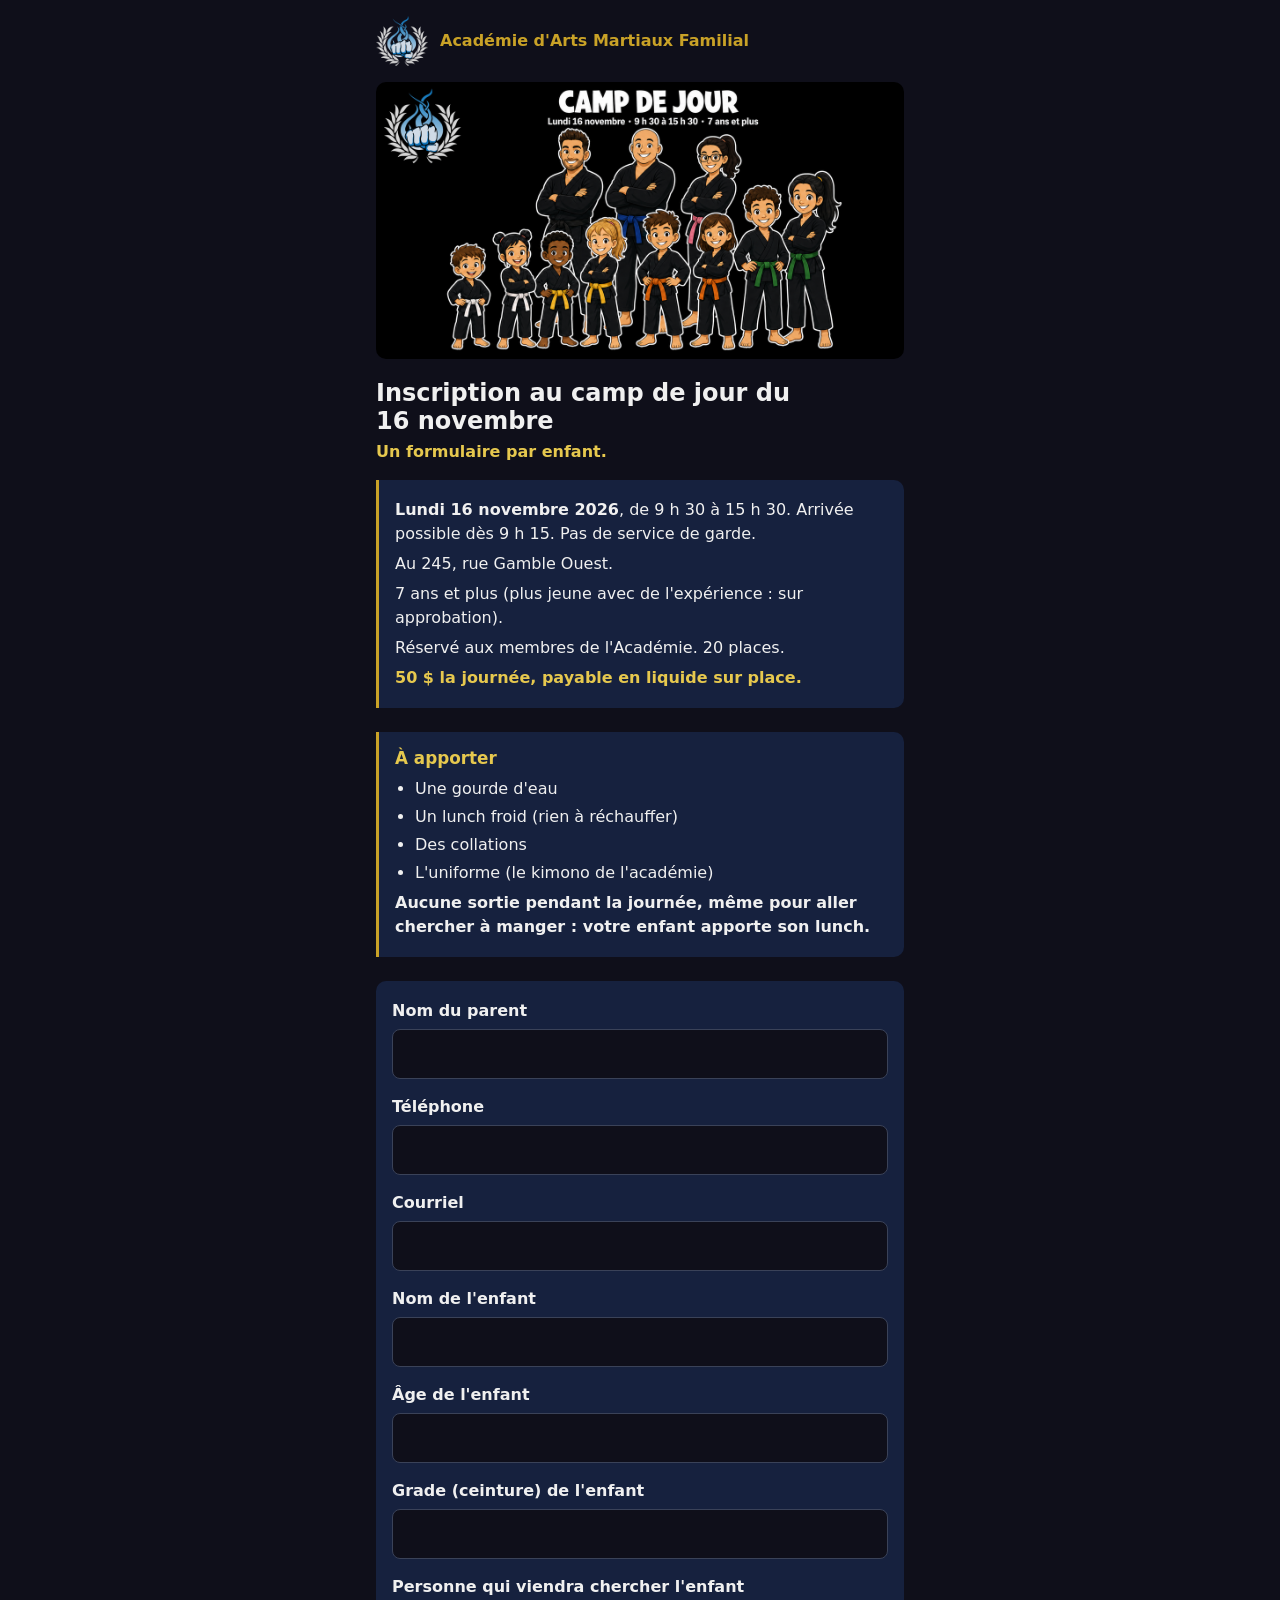
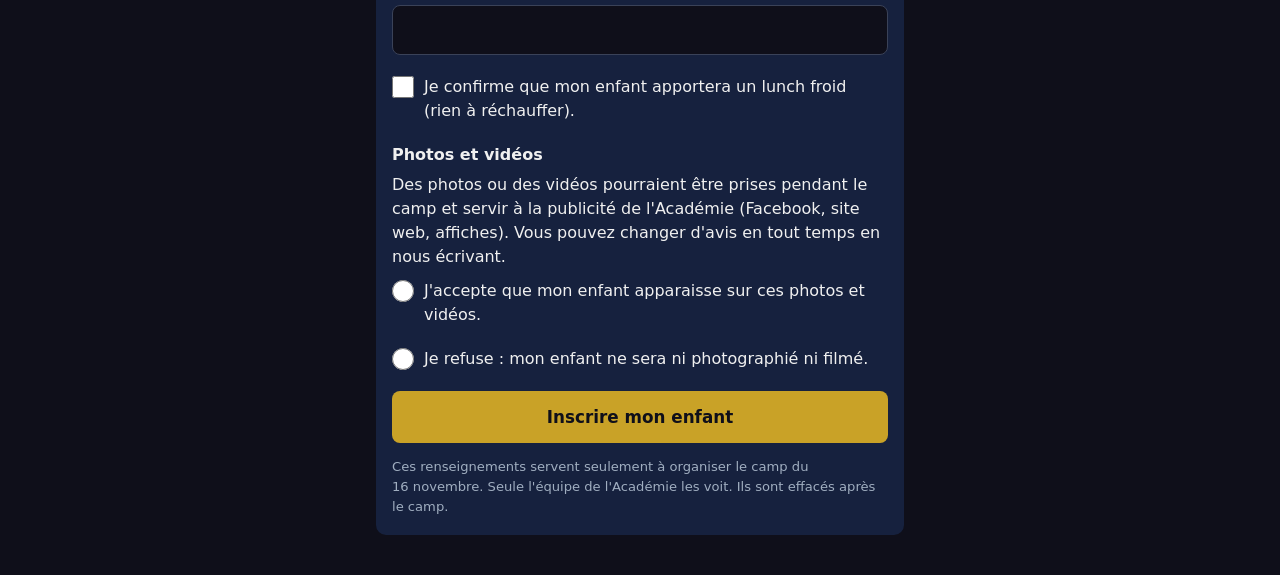
<file: camp/index.html>
<!DOCTYPE html>
<html lang="fr">
<head>
  <meta charset="UTF-8">
  <meta name="viewport" content="width=device-width, initial-scale=1.0">
  <meta name="robots" content="noindex, nofollow">
  <title>Camp de jour du 16 novembre — Inscription</title>
  <link rel="icon" type="image/png" href="/camp/logo-principal.png">
  <style>
    /* Couleurs du site horaire (Site_Horaire_Academie/style.css, bloc :root) */
    :root {
      --fond: #0f0f1a;
      --carte: #16213e;
      --or: #c9a227;
      --or-clair: #e6c84e;
      --texte: #f0f0f0;
      --texte-2: #a0aec0;
    }
    * { box-sizing: border-box; }
    body {
      margin: 0;
      background: var(--fond);
      color: var(--texte);
      font-family: system-ui, -apple-system, 'Segoe UI', Roboto, sans-serif;
      font-size: 16px;
      line-height: 1.5;
    }
    main { max-width: 560px; margin: 0 auto; padding: 16px 16px 40px; }
    .entete { display: flex; align-items: center; gap: 12px; margin-bottom: 16px; }
    .entete img { width: 52px; height: auto; }
    .entete span { font-weight: 800; color: var(--or); }
    .banniere { display: block; width: 100%; height: auto; border-radius: 10px; }
    h1 { margin: 20px 0 4px; font-size: 1.5rem; line-height: 1.2; }
    .sous-titre { margin: 0 0 16px; color: var(--or-clair); font-weight: 600; }
    .infos { background: var(--carte); border-left: 3px solid var(--or); border-radius: 0 10px 10px 0; padding: 12px 16px; margin-bottom: 24px; }
    .infos p { margin: 6px 0; }
    .infos .prix { color: var(--or-clair); font-weight: 700; }
    .infos h2 { margin: 2px 0 6px; font-size: 1.05rem; color: var(--or-clair); }
    .infos ul { margin: 0; padding-left: 20px; }
    .infos li { margin: 4px 0; }
    form { background: var(--carte); border-radius: 10px; padding: 18px 16px; }
    label { display: block; font-weight: 600; margin: 0 0 6px; }
    .aide { display: block; font-weight: 400; font-size: 0.85rem; color: var(--texte-2); }
    input[type="text"], input[type="tel"], input[type="email"], input[type="number"] {
      width: 100%; min-height: 48px; padding: 12px; margin-bottom: 16px;
      font: inherit; color: var(--texte); background: var(--fond);
      border: 1px solid #3a4258; border-radius: 8px;
    }
    input:focus { outline: 2px solid var(--or); outline-offset: 1px; }
    .case { display: flex; align-items: flex-start; gap: 10px; font-weight: 500; margin: 4px 0 20px; }
    .case input { width: 22px; height: 22px; margin: 1px 0 0; flex: none; accent-color: var(--or); }
    button {
      width: 100%; min-height: 52px; font: inherit; font-size: 1.05rem; font-weight: 800;
      color: var(--fond); background: var(--or); border: 0; border-radius: 8px; cursor: pointer;
    }
    .loi25 { margin: 14px 0 0; font-size: 0.82rem; color: var(--texte-2); }
    .cache { position: absolute; left: -10000px; }
    [hidden] { display: none !important; }
    .places, .complet {
      background: var(--carte); border: 2px solid var(--or); border-radius: 10px;
      padding: 14px 16px; margin-bottom: 16px; text-align: center;
      font-size: 1.15rem; font-weight: 700; line-height: 1.35;
    }
    .places strong { color: var(--or-clair); font-size: 1.7rem; font-weight: 800; }
    .complet { color: var(--or-clair); }
  </style>
</head>
<body>
  <main>
    <div class="entete">
      <img src="/camp/logo-principal.png" alt="Logo de l'Académie" width="52" height="50">
      <span>Académie d'Arts Martiaux Familial</span>
    </div>

    <img class="banniere" src="/camp/camp_de_jour_16nov2026_1200x628.png" width="1200" height="628"
         alt="Camp de jour, lundi 16&nbsp;novembre, de 9&nbsp;h&nbsp;30 à 15&nbsp;h&nbsp;30, 7 ans et plus">

    <h1>Inscription au camp de jour du 16&nbsp;novembre</h1>
    <p class="sous-titre">Un formulaire par enfant.</p>

    <section class="infos">
      <p><strong>Lundi 16&nbsp;novembre 2026</strong>, de 9&nbsp;h&nbsp;30 à 15&nbsp;h&nbsp;30. Arrivée possible dès 9&nbsp;h&nbsp;15. Pas de service de garde.</p>
      <p>Au 245, rue Gamble Ouest.</p>
      <p>7 ans et plus (plus jeune avec de l'expérience : sur approbation).</p>
      <p>Réservé aux membres de l'Académie. 20&nbsp;places.</p>
      <p class="prix">50&nbsp;$ la journée, payable en liquide sur place.</p>
    </section>

    <section class="infos">
      <h2>À apporter</h2>
      <ul>
        <li>Une gourde d'eau</li>
        <li>Un lunch froid (rien à réchauffer)</li>
        <li>Des collations</li>
        <li>L'uniforme (le kimono de l'académie)</li>
      </ul>
      <p><strong>Aucune sortie pendant la journée, même pour aller chercher à manger&nbsp;: votre enfant apporte son lunch.</strong></p>
    </section>

    <p id="places" class="places" role="status" hidden><strong id="places_nombre"></strong><span id="places_texte"></span></p>
    <p id="complet" class="complet" role="status" hidden>Complet&nbsp;: les 20&nbsp;places sont prises. Écrivez à l'Académie pour la liste d'attente.</p>

    <form name="camp-16-novembre" method="POST" action="https://camp.srv1302277.hstgr.cloud/inscription">
      <p class="cache" aria-hidden="true"><label>Ne pas remplir : <input type="text" name="bot-field" tabindex="-1" autocomplete="off"></label></p>

      <label for="nom_parent">Nom du parent</label>
      <input type="text" id="nom_parent" name="nom_parent" autocomplete="name" pattern=".*\S.*" title="Ce champ ne peut pas être vide." required>

      <label for="telephone">Téléphone</label>
      <input type="tel" id="telephone" name="telephone" autocomplete="tel" pattern=".*\S.*" title="Ce champ ne peut pas être vide." required>

      <label for="courriel">Courriel</label>
      <input type="email" id="courriel" name="courriel" autocomplete="email" required>

      <label for="nom_enfant">Nom de l'enfant</label>
      <input type="text" id="nom_enfant" name="nom_enfant" autocomplete="off" pattern=".*\S.*" title="Ce champ ne peut pas être vide." required>

      <label for="age_enfant">Âge de l'enfant</label>
      <input type="number" id="age_enfant" name="age_enfant" min="3" max="17" step="1" inputmode="numeric" required>

      <label for="grade_enfant">Grade (ceinture) de l'enfant</label>
      <input type="text" id="grade_enfant" name="grade_enfant" autocomplete="off" pattern=".*\S.*" title="Ce champ ne peut pas être vide." required>

      <label for="personne_cueillette">Personne qui viendra chercher l'enfant</label>
      <input type="text" id="personne_cueillette" name="personne_cueillette" autocomplete="off" pattern=".*\S.*" title="Ce champ ne peut pas être vide." required>

      <label class="case">
        <input type="checkbox" name="lunch_froid" value="oui" required>
        <span>Je confirme que mon enfant apportera un lunch froid (rien à réchauffer).</span>
      </label>

      <p id="photos_titre" style="font-weight:600;margin:0 0 6px">Photos et vidéos</p>
      <p style="margin:0 0 10px">Des photos ou des vidéos pourraient être prises pendant le camp et servir à la publicité de l'Académie (Facebook, site web, affiches). Vous pouvez changer d'avis en tout temps en nous écrivant.</p>
      <div role="radiogroup" aria-labelledby="photos_titre">
        <label class="case">
          <input type="radio" name="consentement_photos" value="accepte" required>
          <span>J'accepte que mon enfant apparaisse sur ces photos et vidéos.</span>
        </label>
        <label class="case">
          <input type="radio" name="consentement_photos" value="refuse">
          <span>Je refuse : mon enfant ne sera ni photographié ni filmé.</span>
        </label>
      </div>

      <button type="submit">Inscrire mon enfant</button>

      <p class="loi25">Ces renseignements servent seulement à organiser le camp du 16&nbsp;novembre. Seule l'équipe de l'Académie les voit. Ils sont effacés après le camp.</p>
    </form>
  </main>
  <script>
    // Compteur de places : lit seulement un compte (total, inscrits, restantes) sur le serveur du camp.
    // Si la lecture échoue, rien n'apparaît et le formulaire reste utilisable.
    (function () {
      var boite = document.getElementById('places');
      var complet = document.getElementById('complet');
      var formulaire = document.querySelector('form[name="camp-16-novembre"]');
      function afficherComplet() {
        formulaire.hidden = true;
        boite.hidden = true;
        complet.hidden = false;
      }
      if (new URLSearchParams(location.search).get('complet') === '1') { afficherComplet(); return; }
      if (!window.fetch) { return; }
      fetch('https://camp.srv1302277.hstgr.cloud/places', { cache: 'no-store', credentials: 'omit' })
        .then(function (r) { if (!r.ok) { throw new Error('places ' + r.status); } return r.json(); })
        .then(function (d) {
          var total = d && d.total;
          var restantes = d && d.restantes;
          if (!Number.isInteger(total) || !Number.isInteger(restantes) || total < 1 || restantes < 0) { return; }
          if (restantes === 0) { afficherComplet(); return; }
          document.getElementById('places_nombre').textContent = restantes;
          document.getElementById('places_texte').textContent =
            (restantes === 1 ? ' place restante sur ' : ' places restantes sur ') + total;
          boite.hidden = false;
        })
        .catch(function () { /* lecture impossible : on n'affiche rien */ });
    })();
  </script>
</body>
</html>
</file>
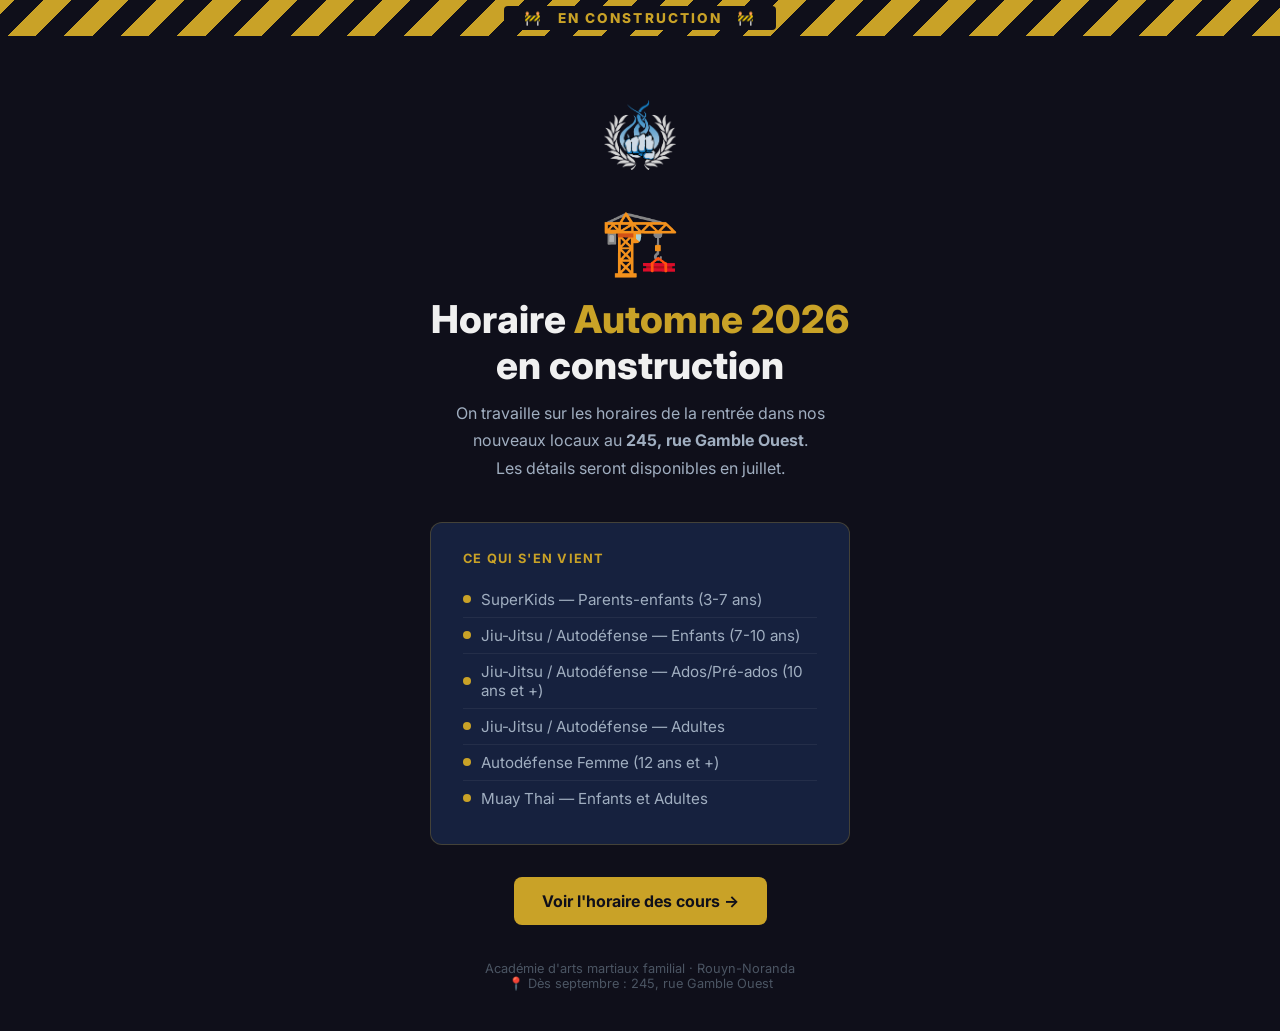
<file: automne-2026.html>
<!DOCTYPE html>
<html lang="fr">
<head>
  <meta charset="UTF-8" />
  <meta name="viewport" content="width=device-width, initial-scale=1.0" />
  <title>Horaire Automne 2026 — En construction | Académie d'arts martiaux familial</title>
  <link rel="preconnect" href="https://fonts.googleapis.com" />
  <link href="https://fonts.googleapis.com/css2?family=Inter:wght@400;500;600;700;800&display=swap" rel="stylesheet" />
  <style>
    *, *::before, *::after { box-sizing: border-box; margin: 0; padding: 0; }
    :root {
      --bg:     #0f0f1a;
      --card:   #16213e;
      --gold:   #c9a227;
      --gold-l: #e6c84e;
      --border: rgba(201,162,39,0.25);
      --text:   #f0f0f0;
      --muted:  #a0aec0;
    }
    body {
      background: var(--bg);
      color: var(--text);
      font-family: 'Inter', system-ui, sans-serif;
      min-height: 100vh;
      display: flex;
      flex-direction: column;
      align-items: center;
      justify-content: center;
      padding: 40px 16px;
      text-align: center;
      -webkit-font-smoothing: antialiased;
    }

    /* ── Bande EN CONSTRUCTION ── */
    .banner {
      position: fixed;
      top: 0; left: 0; right: 0;
      background: repeating-linear-gradient(
        -45deg,
        #c9a227,
        #c9a227 20px,
        #0f0f1a 20px,
        #0f0f1a 40px
      );
      color: #0f0f1a;
      font-weight: 800;
      font-size: 0.85rem;
      letter-spacing: 0.15em;
      text-transform: uppercase;
      padding: 10px;
      text-align: center;
    }
    .banner span {
      background: #0f0f1a;
      color: #c9a227;
      padding: 4px 20px;
      border-radius: 4px;
    }

    .logo { height: 70px; margin-bottom: 32px; margin-top: 60px; }

    /* ── Icône construction ── */
    .icon {
      font-size: 4rem;
      margin-bottom: 16px;
      animation: pulse 2s ease-in-out infinite;
    }
    @keyframes pulse {
      0%, 100% { transform: scale(1); }
      50% { transform: scale(1.08); }
    }

    h1 {
      font-size: clamp(1.6rem, 5vw, 2.4rem);
      font-weight: 800;
      line-height: 1.2;
      margin-bottom: 12px;
    }
    h1 span { color: var(--gold); }

    .subtitle {
      color: var(--muted);
      font-size: 1rem;
      line-height: 1.7;
      max-width: 420px;
      margin-bottom: 40px;
    }

    /* ── Card info ── */
    .card {
      background: var(--card);
      border: 1px solid var(--border);
      border-radius: 12px;
      padding: 28px 32px;
      max-width: 420px;
      width: 100%;
      margin-bottom: 32px;
      text-align: left;
    }
    .card h2 {
      font-size: 0.8rem;
      font-weight: 700;
      text-transform: uppercase;
      letter-spacing: 0.1em;
      color: var(--gold);
      margin-bottom: 16px;
    }
    .card ul { list-style: none; }
    .card ul li {
      padding: 8px 0;
      border-bottom: 1px solid rgba(255,255,255,0.06);
      color: var(--muted);
      font-size: 0.95rem;
      display: flex;
      align-items: center;
      gap: 10px;
    }
    .card ul li:last-child { border-bottom: none; }
    .card ul li .dot {
      width: 8px; height: 8px;
      border-radius: 50%;
      background: var(--gold);
      flex-shrink: 0;
    }

    /* ── CTA ── */
    .cta {
      display: inline-block;
      background: var(--gold);
      color: #0f0f1a;
      font-weight: 700;
      font-size: 1rem;
      padding: 14px 28px;
      border-radius: 8px;
      text-decoration: none;
      transition: background 0.2s;
      margin-bottom: 20px;
    }
    .cta:hover { background: var(--gold-l); }

    footer {
      margin-top: 16px;
      color: #4b5563;
      font-size: 0.8rem;
    }
  </style>
</head>
<body>

  <div class="banner"><span>🚧 &nbsp; EN CONSTRUCTION &nbsp; 🚧</span></div>

  <img src="logo.png" alt="Académie d'arts martiaux familial" class="logo" />

  <div class="icon">🏗️</div>

  <h1>Horaire <span>Automne 2026</span><br>en construction</h1>

  <p class="subtitle">
    On travaille sur les horaires de la rentrée dans nos nouveaux locaux
    au <strong>245, rue Gamble Ouest</strong>.<br>
    Les détails seront disponibles en juillet.
  </p>

  <div class="card">
    <h2>Ce qui s'en vient</h2>
    <ul>
      <li><span class="dot"></span>SuperKids — Parents-enfants (3-7 ans)</li>
      <li><span class="dot"></span>Jiu-Jitsu / Autodéfense — Enfants (7-10 ans)</li>
      <li><span class="dot"></span>Jiu-Jitsu / Autodéfense — Ados/Pré-ados (10 ans et +)</li>
      <li><span class="dot"></span>Jiu-Jitsu / Autodéfense — Adultes</li>
      <li><span class="dot"></span>Autodéfense Femme (12 ans et +)</li>
      <li><span class="dot"></span>Muay Thai — Enfants et Adultes</li>
    </ul>
  </div>

  <a href="/" class="cta">Voir l'horaire des cours →</a>

  <footer>
    Académie d'arts martiaux familial · Rouyn-Noranda<br>
    📍 Dès septembre : 245, rue Gamble Ouest
  </footer>

</body>
</html>
</file>
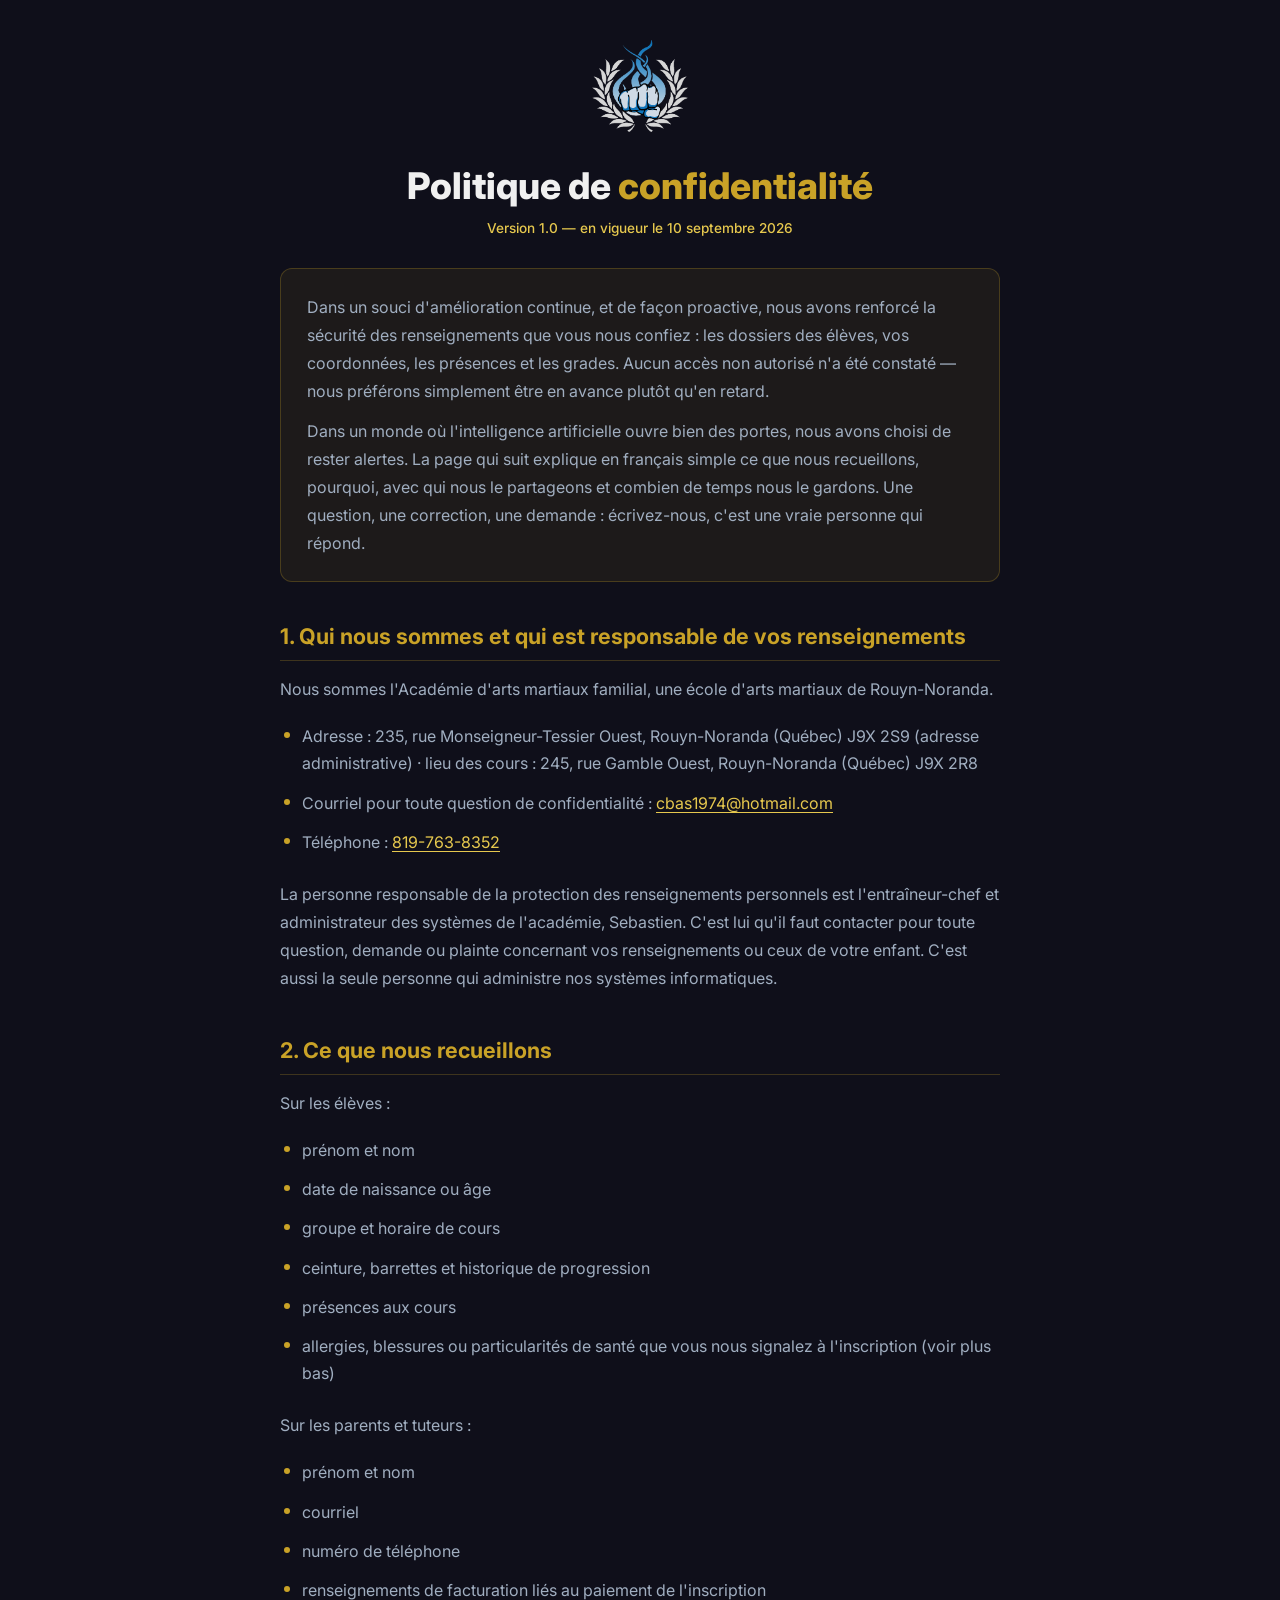
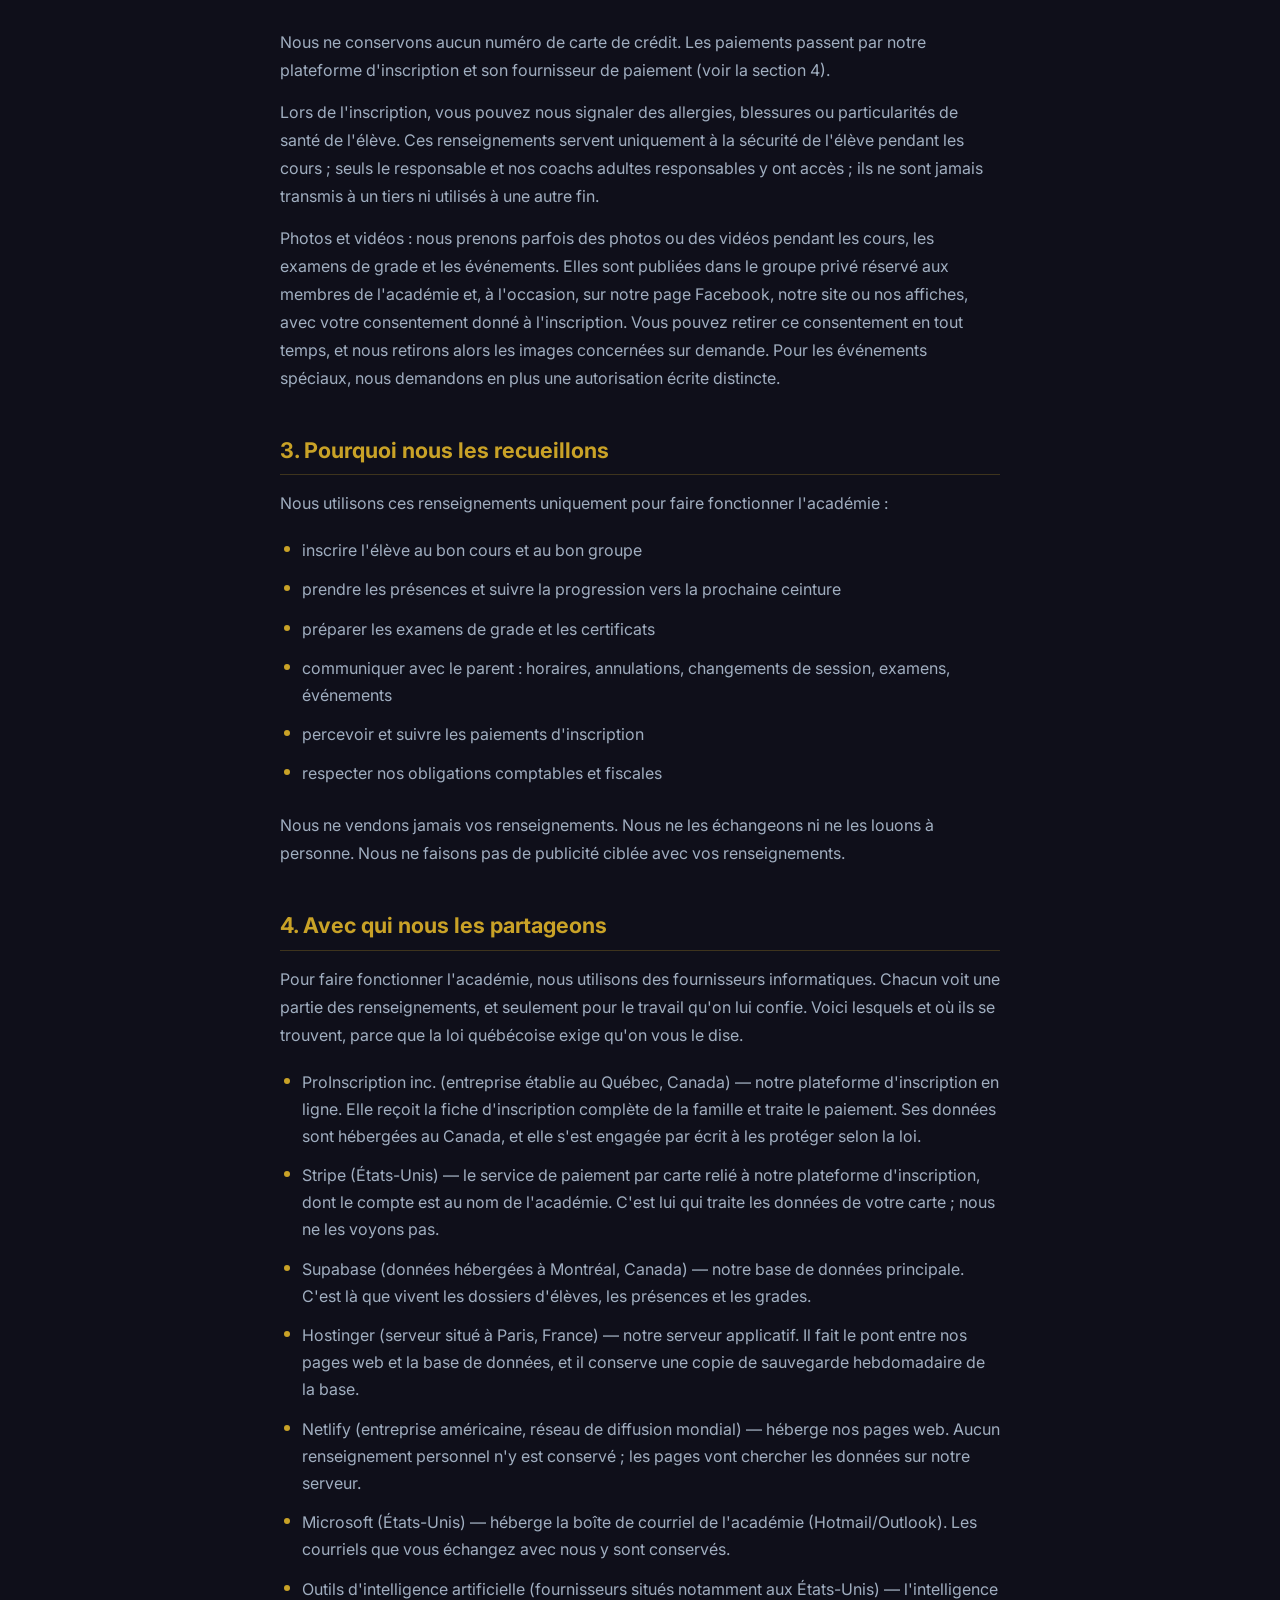
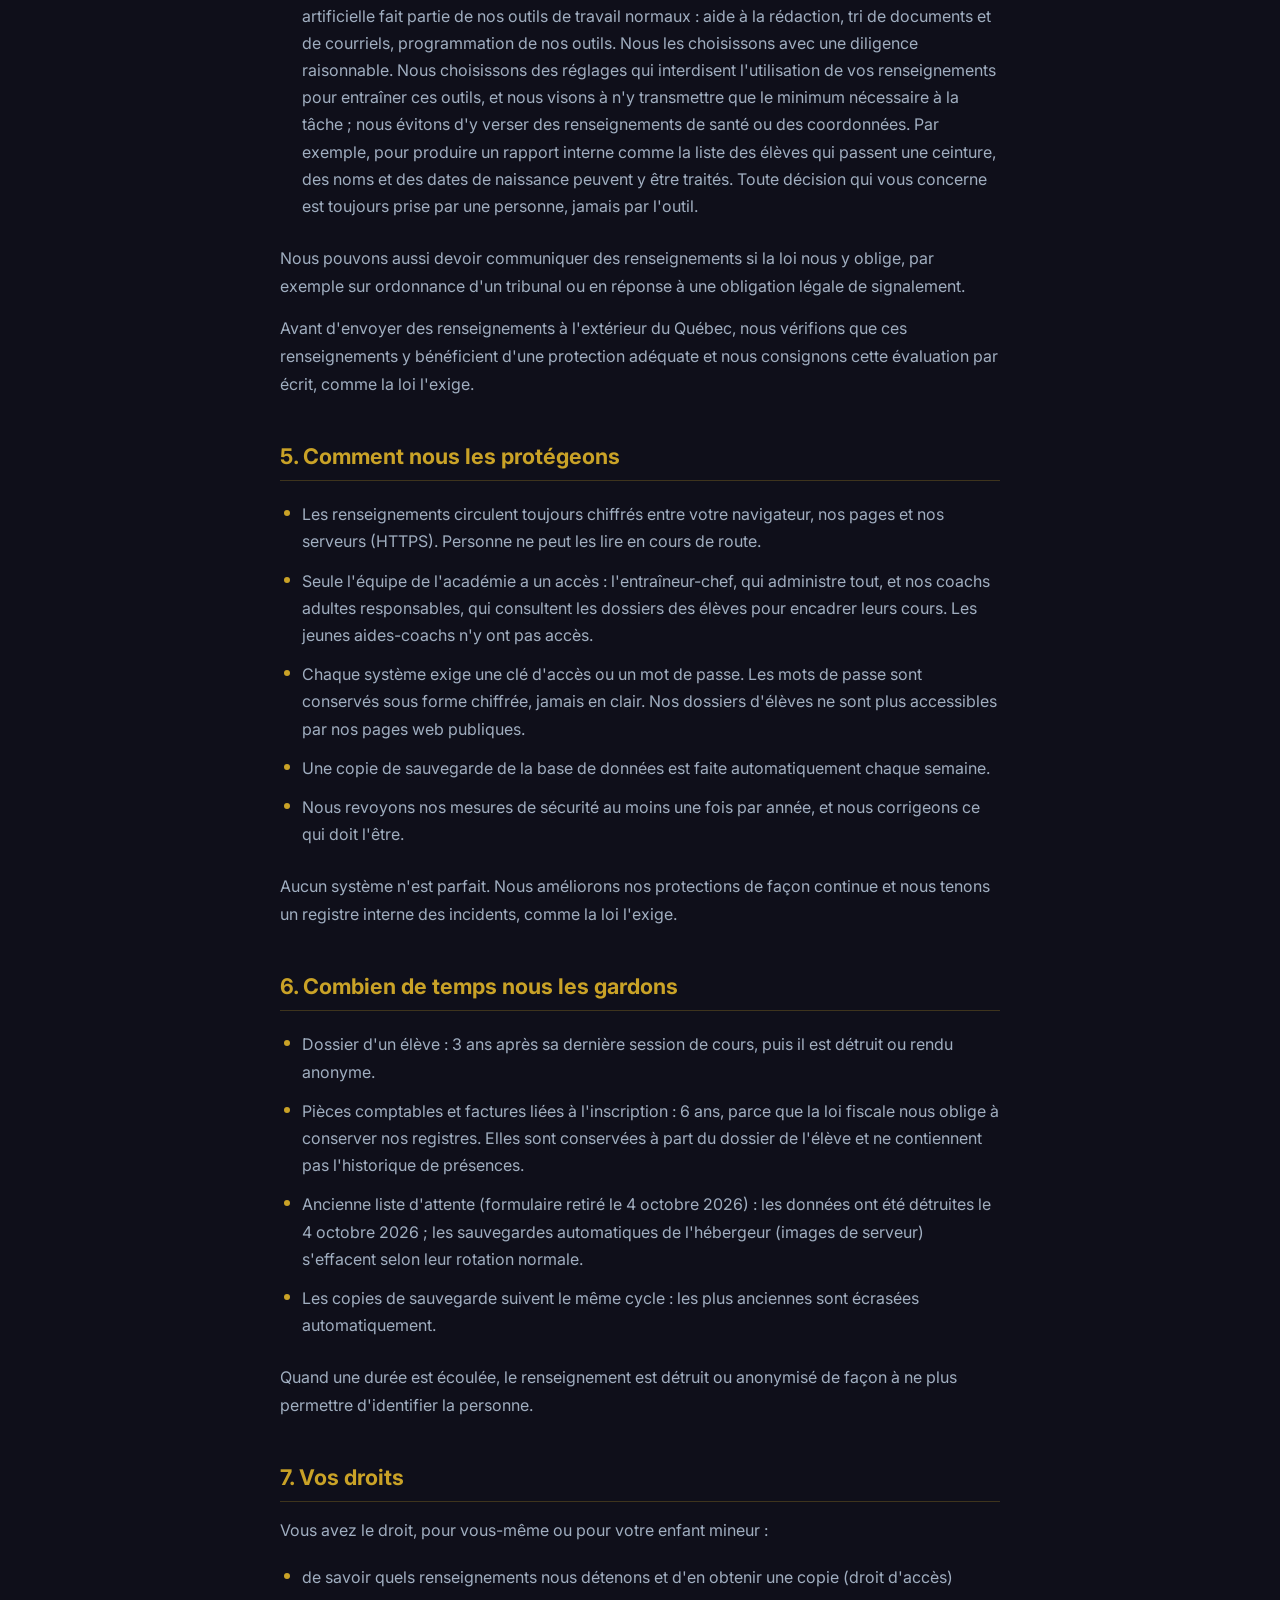
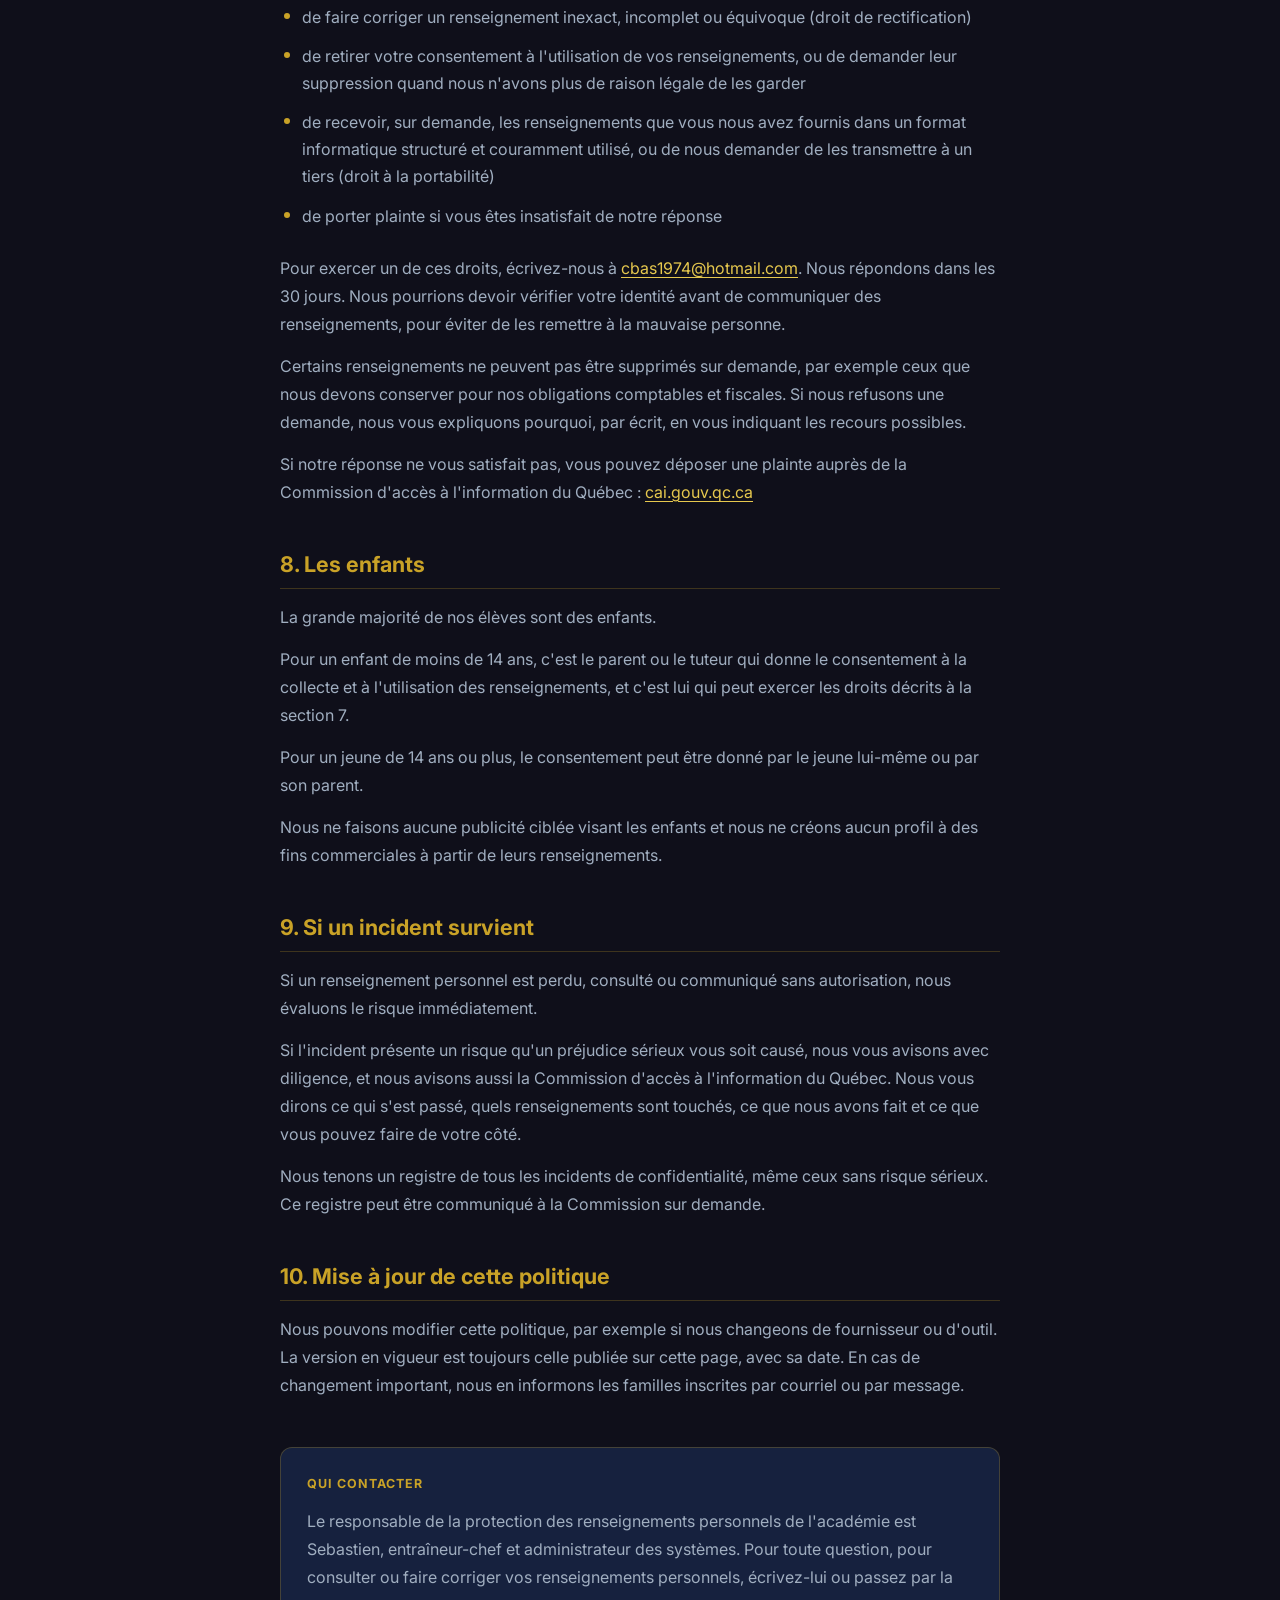
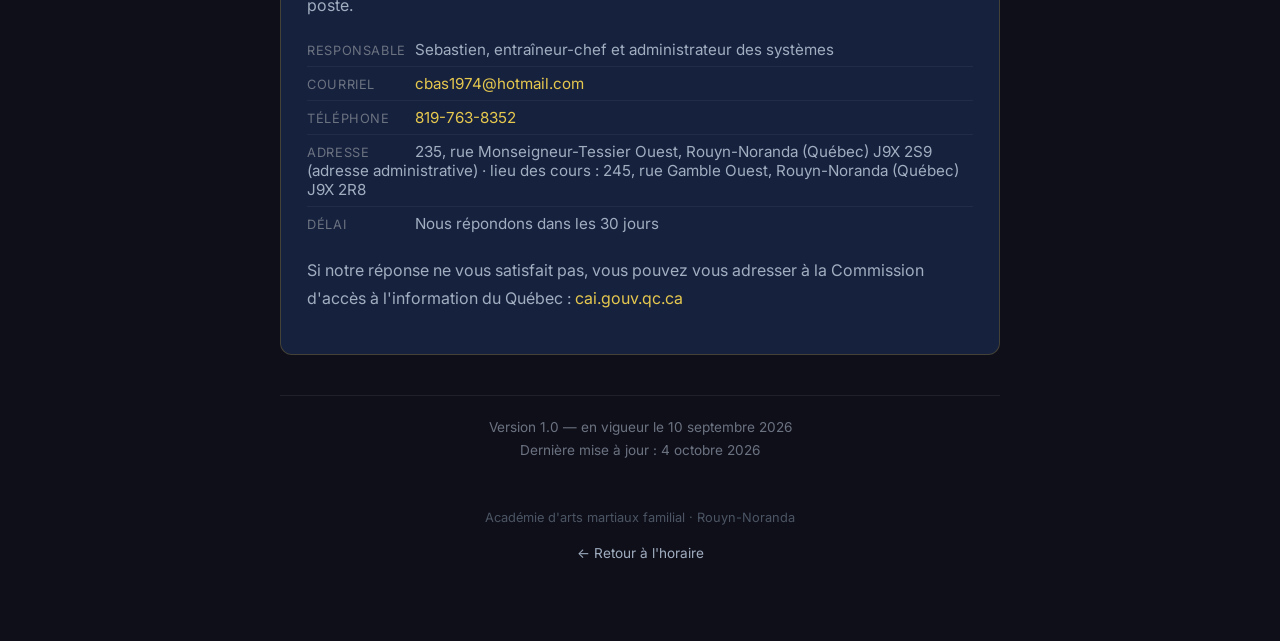
<file: confidentialite.html>
<!DOCTYPE html>
<html lang="fr">
<head>
  <meta charset="UTF-8" />
  <meta name="viewport" content="width=device-width, initial-scale=1.0" />
  <title>Confidentialité — Académie d'arts martiaux familial</title>
  <meta name="description" content="Politique de confidentialité de l'Académie d'arts martiaux familial de Rouyn-Noranda : ce que nous recueillons, pourquoi, avec qui nous le partageons, combien de temps nous le gardons, et comment exercer vos droits." />
  <link rel="preconnect" href="https://fonts.googleapis.com" />
  <link rel="preconnect" href="https://fonts.gstatic.com" crossorigin />
  <link href="https://fonts.googleapis.com/css2?family=Inter:wght@400;500;600;700;800&display=swap" rel="stylesheet" />
  <style>
    *, *::before, *::after { box-sizing: border-box; margin: 0; padding: 0; }

    :root {
      --bg:        #0f0f1a;
      --bg-card:   #16213e;
      --gold:      #c9a227;
      --gold-light:#e6c84e;
      --border:    rgba(201, 162, 39, 0.25);
      --text:      #f0f0f0;
      --muted:     #a0aec0;
      --radius:    12px;
    }

    body {
      background: var(--bg);
      color: var(--text);
      font-family: 'Inter', system-ui, sans-serif;
      min-height: 100vh;
      display: flex;
      flex-direction: column;
      align-items: center;
      padding: 40px 16px 80px;
      -webkit-font-smoothing: antialiased;
    }

    /* ── Logo ── */
    .logo-wrap {
      margin-bottom: 28px;
      text-align: center;
    }
    .logo-wrap img {
      height: 92px;
      width: auto;
    }

    /* ── Colonne de lecture ── */
    .page {
      width: 100%;
      max-width: 720px;
    }

    /* ── Titre ── */
    .hero {
      text-align: center;
      margin-bottom: 32px;
    }
    .hero h1 {
      font-size: clamp(1.6rem, 5vw, 2.3rem);
      font-weight: 800;
      line-height: 1.2;
    }
    .hero h1 span { color: var(--gold); }
    .hero .version {
      margin-top: 12px;
      font-size: 0.85rem;
      color: var(--gold-light);
      font-weight: 500;
    }

    /* ── Préambule ── */
    .preambule {
      background: rgba(201, 162, 39, 0.08);
      border: 1px solid var(--border);
      border-radius: var(--radius);
      padding: 24px 26px;
      margin-bottom: 40px;
    }
    .preambule p {
      color: var(--muted);
      font-size: 1rem;
      line-height: 1.75;
    }
    .preambule p + p { margin-top: 12px; }

    /* ── Corps de la politique ── */
    .contenu h2 {
      font-size: 1.35rem;
      font-weight: 700;
      color: var(--gold);
      margin: 44px 0 14px;
      padding-bottom: 10px;
      border-bottom: 1px solid var(--border);
      line-height: 1.3;
    }
    .contenu h2:first-child { margin-top: 0; }
    .contenu p {
      color: var(--muted);
      font-size: 1rem;
      line-height: 1.75;
      margin-bottom: 14px;
    }
    .contenu ul {
      list-style: none;
      margin: 0 0 18px;
      padding: 0;
    }
    .contenu li {
      color: var(--muted);
      font-size: 1rem;
      line-height: 1.7;
      padding: 6px 0 6px 22px;
      position: relative;
    }
    .contenu li::before {
      content: "";
      position: absolute;
      left: 4px;
      top: 15px;
      width: 6px;
      height: 6px;
      border-radius: 50%;
      background: var(--gold);
    }
    .contenu a {
      color: var(--gold-light);
      text-decoration: underline;
      text-underline-offset: 3px;
    }
    .contenu a:hover { color: var(--gold); }

    /* ── Encadré Qui contacter ── */
    .contact-box {
      background: var(--bg-card);
      border: 1px solid var(--border);
      border-radius: var(--radius);
      padding: 28px 26px;
      margin-top: 48px;
    }
    .contact-box h2 {
      font-size: 0.78rem;
      font-weight: 700;
      text-transform: uppercase;
      letter-spacing: 0.08em;
      color: var(--gold);
      margin-bottom: 16px;
      border: none;
      padding: 0;
    }
    .contact-box p {
      color: var(--muted);
      font-size: 1rem;
      line-height: 1.75;
      margin-bottom: 14px;
    }
    .contact-box ul {
      list-style: none;
      margin: 0 0 16px;
      padding: 0;
    }
    .contact-box li {
      font-size: 0.95rem;
      color: var(--muted);
      padding: 7px 0;
      border-bottom: 1px solid rgba(255,255,255,0.05);
    }
    .contact-box li:last-child { border-bottom: none; }
    .contact-box .etiquette {
      display: inline-block;
      min-width: 108px;
      color: #6b7280;
      font-size: 0.8rem;
      text-transform: uppercase;
      letter-spacing: 0.05em;
    }
    .contact-box a {
      color: var(--gold-light);
      text-decoration: none;
    }
    .contact-box a:hover { text-decoration: underline; }
    @media (max-width: 480px) {
      .contact-box .etiquette { display: block; min-width: 0; margin-bottom: 2px; }
    }

    /* ── Bas de page ── */
    .cartouche {
      margin-top: 40px;
      padding-top: 20px;
      border-top: 1px solid rgba(255,255,255,0.07);
      text-align: center;
      font-size: 0.85rem;
      color: #6b7280;
      line-height: 1.7;
    }

    footer {
      margin-top: 48px;
      text-align: center;
      color: #4b5563;
      font-size: 0.8rem;
    }
    footer a { color: var(--gold); text-decoration: none; }

    .back-link {
      display: block;
      margin-top: 20px;
      text-align: center;
      color: var(--muted);
      font-size: 0.85rem;
      text-decoration: none;
      transition: color 0.2s;
    }
    .back-link:hover { color: var(--gold); }
  </style>
</head>
<body>

  <!-- Logo -->
  <div class="logo-wrap">
    <img src="logo.png" alt="Académie d'arts martiaux familial" />
  </div>

  <div class="page">

    <!-- Titre -->
    <div class="hero">
      <h1>Politique de <span>confidentialité</span></h1>
      <p class="version">Version 1.0 — en vigueur le 10 septembre 2026</p>
    </div>

    <!-- Préambule -->
    <div class="preambule">
      <p>Dans un souci d'amélioration continue, et de façon proactive, nous avons renforcé la sécurité des renseignements que vous nous confiez : les dossiers des élèves, vos coordonnées, les présences et les grades. Aucun accès non autorisé n'a été constaté — nous préférons simplement être en avance plutôt qu'en retard.</p>
      <p>Dans un monde où l'intelligence artificielle ouvre bien des portes, nous avons choisi de rester alertes. La page qui suit explique en français simple ce que nous recueillons, pourquoi, avec qui nous le partageons et combien de temps nous le gardons. Une question, une correction, une demande : écrivez-nous, c'est une vraie personne qui répond.</p>
    </div>

    <!-- Politique -->
    <div class="contenu">

      <h2>1. Qui nous sommes et qui est responsable de vos renseignements</h2>
      <p>Nous sommes l'Académie d'arts martiaux familial, une école d'arts martiaux de Rouyn-Noranda.</p>
      <ul>
        <li>Adresse : 235, rue Monseigneur-Tessier Ouest, Rouyn-Noranda (Québec) J9X 2S9 (adresse administrative) · lieu des cours : 245, rue Gamble Ouest, Rouyn-Noranda (Québec) J9X 2R8</li>
        <li>Courriel pour toute question de confidentialité : <a href="mailto:cbas1974@hotmail.com">cbas1974@hotmail.com</a></li>
        <li>Téléphone : <a href="tel:+18197638352">819-763-8352</a></li>
      </ul>
      <p>La personne responsable de la protection des renseignements personnels est l'entraîneur-chef et administrateur des systèmes de l'académie, Sebastien. C'est lui qu'il faut contacter pour toute question, demande ou plainte concernant vos renseignements ou ceux de votre enfant. C'est aussi la seule personne qui administre nos systèmes informatiques.</p>

      <h2>2. Ce que nous recueillons</h2>
      <p>Sur les élèves :</p>
      <ul>
        <li>prénom et nom</li>
        <li>date de naissance ou âge</li>
        <li>groupe et horaire de cours</li>
        <li>ceinture, barrettes et historique de progression</li>
        <li>présences aux cours</li>
        <li>allergies, blessures ou particularités de santé que vous nous signalez à l'inscription (voir plus bas)</li>
      </ul>
      <p>Sur les parents et tuteurs :</p>
      <ul>
        <li>prénom et nom</li>
        <li>courriel</li>
        <li>numéro de téléphone</li>
        <li>renseignements de facturation liés au paiement de l'inscription</li>
      </ul>
      <p>Nous ne conservons aucun numéro de carte de crédit. Les paiements passent par notre plateforme d'inscription et son fournisseur de paiement (voir la section 4).</p>
      <p>Lors de l'inscription, vous pouvez nous signaler des allergies, blessures ou particularités de santé de l'élève. Ces renseignements servent uniquement à la sécurité de l'élève pendant les cours ; seuls le responsable et nos coachs adultes responsables y ont accès ; ils ne sont jamais transmis à un tiers ni utilisés à une autre fin.</p>
      <p>Photos et vidéos : nous prenons parfois des photos ou des vidéos pendant les cours, les examens de grade et les événements. Elles sont publiées dans le groupe privé réservé aux membres de l'académie et, à l'occasion, sur notre page Facebook, notre site ou nos affiches, avec votre consentement donné à l'inscription. Vous pouvez retirer ce consentement en tout temps, et nous retirons alors les images concernées sur demande. Pour les événements spéciaux, nous demandons en plus une autorisation écrite distincte.</p>

      <h2>3. Pourquoi nous les recueillons</h2>
      <p>Nous utilisons ces renseignements uniquement pour faire fonctionner l'académie :</p>
      <ul>
        <li>inscrire l'élève au bon cours et au bon groupe</li>
        <li>prendre les présences et suivre la progression vers la prochaine ceinture</li>
        <li>préparer les examens de grade et les certificats</li>
        <li>communiquer avec le parent : horaires, annulations, changements de session, examens, événements</li>
        <li>percevoir et suivre les paiements d'inscription</li>
        <li>respecter nos obligations comptables et fiscales</li>
      </ul>
      <p>Nous ne vendons jamais vos renseignements. Nous ne les échangeons ni ne les louons à personne. Nous ne faisons pas de publicité ciblée avec vos renseignements.</p>

      <h2>4. Avec qui nous les partageons</h2>
      <p>Pour faire fonctionner l'académie, nous utilisons des fournisseurs informatiques. Chacun voit une partie des renseignements, et seulement pour le travail qu'on lui confie. Voici lesquels et où ils se trouvent, parce que la loi québécoise exige qu'on vous le dise.</p>
      <ul>
        <li>ProInscription inc. (entreprise établie au Québec, Canada) — notre plateforme d'inscription en ligne. Elle reçoit la fiche d'inscription complète de la famille et traite le paiement. Ses données sont hébergées au Canada, et elle s'est engagée par écrit à les protéger selon la loi.</li>
        <li>Stripe (États-Unis) — le service de paiement par carte relié à notre plateforme d'inscription, dont le compte est au nom de l'académie. C'est lui qui traite les données de votre carte ; nous ne les voyons pas.</li>
        <li>Supabase (données hébergées à Montréal, Canada) — notre base de données principale. C'est là que vivent les dossiers d'élèves, les présences et les grades.</li>
        <li>Hostinger (serveur situé à Paris, France) — notre serveur applicatif. Il fait le pont entre nos pages web et la base de données, et il conserve une copie de sauvegarde hebdomadaire de la base.</li>
        <li>Netlify (entreprise américaine, réseau de diffusion mondial) — héberge nos pages web. Aucun renseignement personnel n'y est conservé ; les pages vont chercher les données sur notre serveur.</li>
        <li>Microsoft (États-Unis) — héberge la boîte de courriel de l'académie (Hotmail/Outlook). Les courriels que vous échangez avec nous y sont conservés.</li>
        <li>Outils d'intelligence artificielle (fournisseurs situés notamment aux États-Unis) — l'intelligence artificielle fait partie de nos outils de travail normaux : aide à la rédaction, tri de documents et de courriels, programmation de nos outils. Nous les choisissons avec une diligence raisonnable. Nous choisissons des réglages qui interdisent l'utilisation de vos renseignements pour entraîner ces outils, et nous visons à n'y transmettre que le minimum nécessaire à la tâche ; nous évitons d'y verser des renseignements de santé ou des coordonnées. Par exemple, pour produire un rapport interne comme la liste des élèves qui passent une ceinture, des noms et des dates de naissance peuvent y être traités. Toute décision qui vous concerne est toujours prise par une personne, jamais par l'outil.</li>
      </ul>
      <p>Nous pouvons aussi devoir communiquer des renseignements si la loi nous y oblige, par exemple sur ordonnance d'un tribunal ou en réponse à une obligation légale de signalement.</p>
      <p>Avant d'envoyer des renseignements à l'extérieur du Québec, nous vérifions que ces renseignements y bénéficient d'une protection adéquate et nous consignons cette évaluation par écrit, comme la loi l'exige.</p>

      <h2>5. Comment nous les protégeons</h2>
      <ul>
        <li>Les renseignements circulent toujours chiffrés entre votre navigateur, nos pages et nos serveurs (HTTPS). Personne ne peut les lire en cours de route.</li>
        <li>Seule l'équipe de l'académie a un accès : l'entraîneur-chef, qui administre tout, et nos coachs adultes responsables, qui consultent les dossiers des élèves pour encadrer leurs cours. Les jeunes aides-coachs n'y ont pas accès.</li>
        <li>Chaque système exige une clé d'accès ou un mot de passe. Les mots de passe sont conservés sous forme chiffrée, jamais en clair. Nos dossiers d'élèves ne sont plus accessibles par nos pages web publiques.</li>
        <li>Une copie de sauvegarde de la base de données est faite automatiquement chaque semaine.</li>
        <li>Nous revoyons nos mesures de sécurité au moins une fois par année, et nous corrigeons ce qui doit l'être.</li>
      </ul>
      <p>Aucun système n'est parfait. Nous améliorons nos protections de façon continue et nous tenons un registre interne des incidents, comme la loi l'exige.</p>

      <h2>6. Combien de temps nous les gardons</h2>
      <ul>
        <li>Dossier d'un élève : 3 ans après sa dernière session de cours, puis il est détruit ou rendu anonyme.</li>
        <li>Pièces comptables et factures liées à l'inscription : 6 ans, parce que la loi fiscale nous oblige à conserver nos registres. Elles sont conservées à part du dossier de l'élève et ne contiennent pas l'historique de présences.</li>
        <li>Ancienne liste d'attente (formulaire retiré le 4 octobre 2026) : les données ont été détruites le 4 octobre 2026 ; les sauvegardes automatiques de l'hébergeur (images de serveur) s'effacent selon leur rotation normale.</li>
        <li>Les copies de sauvegarde suivent le même cycle : les plus anciennes sont écrasées automatiquement.</li>
      </ul>
      <p>Quand une durée est écoulée, le renseignement est détruit ou anonymisé de façon à ne plus permettre d'identifier la personne.</p>

      <h2>7. Vos droits</h2>
      <p>Vous avez le droit, pour vous-même ou pour votre enfant mineur :</p>
      <ul>
        <li>de savoir quels renseignements nous détenons et d'en obtenir une copie (droit d'accès)</li>
        <li>de faire corriger un renseignement inexact, incomplet ou équivoque (droit de rectification)</li>
        <li>de retirer votre consentement à l'utilisation de vos renseignements, ou de demander leur suppression quand nous n'avons plus de raison légale de les garder</li>
        <li>de recevoir, sur demande, les renseignements que vous nous avez fournis dans un format informatique structuré et couramment utilisé, ou de nous demander de les transmettre à un tiers (droit à la portabilité)</li>
        <li>de porter plainte si vous êtes insatisfait de notre réponse</li>
      </ul>
      <p>Pour exercer un de ces droits, écrivez-nous à <a href="mailto:cbas1974@hotmail.com">cbas1974@hotmail.com</a>. Nous répondons dans les 30 jours. Nous pourrions devoir vérifier votre identité avant de communiquer des renseignements, pour éviter de les remettre à la mauvaise personne.</p>
      <p>Certains renseignements ne peuvent pas être supprimés sur demande, par exemple ceux que nous devons conserver pour nos obligations comptables et fiscales. Si nous refusons une demande, nous vous expliquons pourquoi, par écrit, en vous indiquant les recours possibles.</p>
      <p>Si notre réponse ne vous satisfait pas, vous pouvez déposer une plainte auprès de la Commission d'accès à l'information du Québec : <a href="https://www.cai.gouv.qc.ca" target="_blank" rel="noopener noreferrer">cai.gouv.qc.ca</a></p>

      <h2>8. Les enfants</h2>
      <p>La grande majorité de nos élèves sont des enfants.</p>
      <p>Pour un enfant de moins de 14 ans, c'est le parent ou le tuteur qui donne le consentement à la collecte et à l'utilisation des renseignements, et c'est lui qui peut exercer les droits décrits à la section 7.</p>
      <p>Pour un jeune de 14 ans ou plus, le consentement peut être donné par le jeune lui-même ou par son parent.</p>
      <p>Nous ne faisons aucune publicité ciblée visant les enfants et nous ne créons aucun profil à des fins commerciales à partir de leurs renseignements.</p>

      <h2>9. Si un incident survient</h2>
      <p>Si un renseignement personnel est perdu, consulté ou communiqué sans autorisation, nous évaluons le risque immédiatement.</p>
      <p>Si l'incident présente un risque qu'un préjudice sérieux vous soit causé, nous vous avisons avec diligence, et nous avisons aussi la Commission d'accès à l'information du Québec. Nous vous dirons ce qui s'est passé, quels renseignements sont touchés, ce que nous avons fait et ce que vous pouvez faire de votre côté.</p>
      <p>Nous tenons un registre de tous les incidents de confidentialité, même ceux sans risque sérieux. Ce registre peut être communiqué à la Commission sur demande.</p>

      <h2>10. Mise à jour de cette politique</h2>
      <p>Nous pouvons modifier cette politique, par exemple si nous changeons de fournisseur ou d'outil. La version en vigueur est toujours celle publiée sur cette page, avec sa date. En cas de changement important, nous en informons les familles inscrites par courriel ou par message.</p>

    </div><!-- /contenu -->

    <!-- Encadré : qui contacter -->
    <section class="contact-box" aria-label="Qui contacter">
      <h2>Qui contacter</h2>
      <p>Le responsable de la protection des renseignements personnels de l'académie est Sebastien, entraîneur-chef et administrateur des systèmes. Pour toute question, pour consulter ou faire corriger vos renseignements personnels, écrivez-lui ou passez par la poste.</p>
      <ul>
        <li><span class="etiquette">Responsable</span>Sebastien, entraîneur-chef et administrateur des systèmes</li>
        <li><span class="etiquette">Courriel</span><a href="mailto:cbas1974@hotmail.com">cbas1974@hotmail.com</a></li>
        <li><span class="etiquette">Téléphone</span><a href="tel:+18197638352">819-763-8352</a></li>
        <li><span class="etiquette">Adresse</span>235, rue Monseigneur-Tessier Ouest, Rouyn-Noranda (Québec) J9X 2S9 (adresse administrative) · lieu des cours : 245, rue Gamble Ouest, Rouyn-Noranda (Québec) J9X 2R8</li>
        <li><span class="etiquette">Délai</span>Nous répondons dans les 30 jours</li>
      </ul>
      <p>Si notre réponse ne vous satisfait pas, vous pouvez vous adresser à la Commission d'accès à l'information du Québec : <a href="https://www.cai.gouv.qc.ca" target="_blank" rel="noopener noreferrer">cai.gouv.qc.ca</a></p>
    </section>

    <!-- Cartouche de version -->
    <div class="cartouche">
      Version 1.0 — en vigueur le 10 septembre 2026<br />
      Dernière mise à jour : 4 octobre 2026
    </div>

  </div><!-- /page -->

  <footer>
    Académie d'arts martiaux familial · Rouyn-Noranda
  </footer>
  <a class="back-link" href="index.html">← Retour à l'horaire</a>

</body>
</html>
</file>
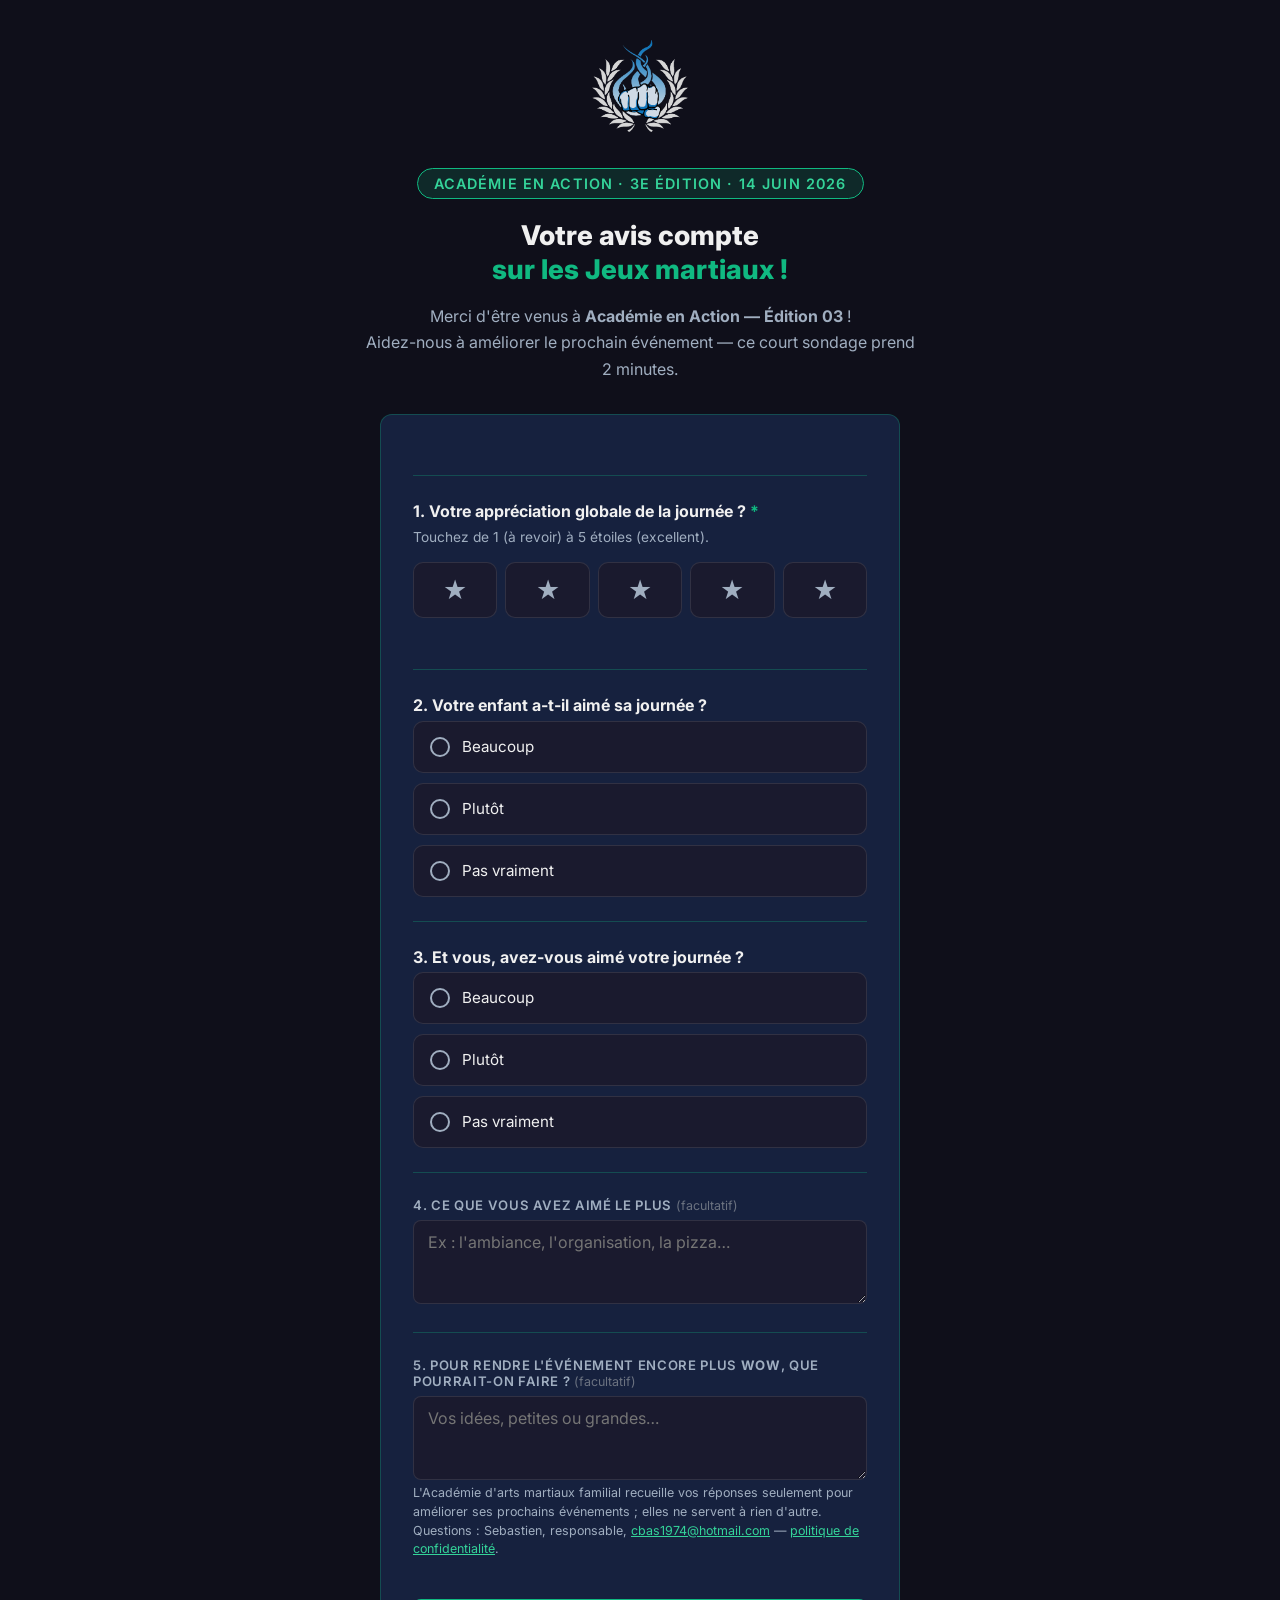
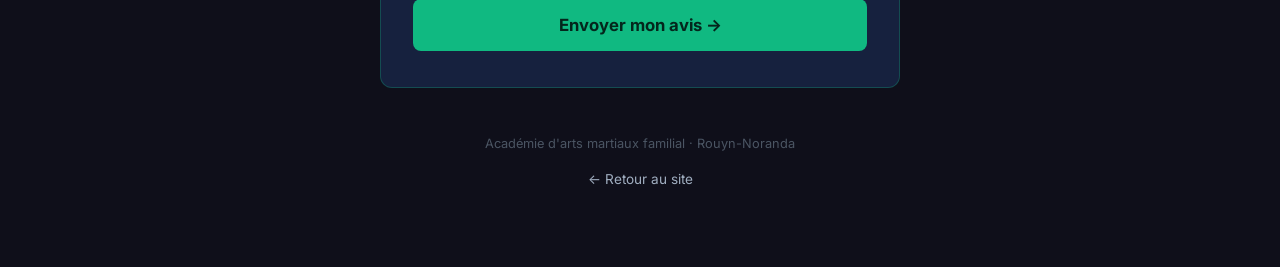
<file: survey.html>
<!DOCTYPE html>
<html lang="fr">
<head>
  <meta charset="UTF-8" />
  <meta name="viewport" content="width=device-width, initial-scale=1.0" />
  <title>Sondage de satisfaction — Académie en Action Édition 03</title>
  <link rel="preconnect" href="https://fonts.googleapis.com" />
  <link href="https://fonts.googleapis.com/css2?family=Inter:wght@400;500;600;700;800&display=swap" rel="stylesheet" />
  <style>
    *, *::before, *::after { box-sizing: border-box; margin: 0; padding: 0; }

    :root {
      --bg:        #0f0f1a;
      --bg-card:   #16213e;
      --bg-input:  #1a1a2e;
      --green:      #10b981;
      --green-dark: #059669;
      --green-light:#34d399;
      --border:    rgba(16, 185, 129, 0.28);
      --text:      #f0f0f0;
      --muted:     #a0aec0;
      --radius:    12px;
    }

    body {
      background: var(--bg);
      color: var(--text);
      font-family: 'Inter', system-ui, sans-serif;
      min-height: 100vh;
      display: flex;
      flex-direction: column;
      align-items: center;
      padding: 40px 16px 80px;
      -webkit-font-smoothing: antialiased;
    }

    .logo-wrap { margin-bottom: 32px; text-align: center; }
    .logo-wrap img { height: 92px; width: auto; }

    .badge {
      display: inline-block;
      background: rgba(16,185,129,0.15);
      border: 1px solid var(--green);
      color: var(--green-light);
      font-size: 0.9rem;
      font-weight: 600;
      letter-spacing: 0.08em;
      text-transform: uppercase;
      padding: 6px 16px;
      border-radius: 999px;
      margin-bottom: 20px;
    }

    .hero {
      text-align: center;
      max-width: 560px;
      margin-bottom: 32px;
    }
    .hero h1 {
      font-size: clamp(1.25rem, 4vw, 1.7rem);
      font-weight: 800;
      line-height: 1.25;
      margin-bottom: 16px;
    }
    .hero h1 span { color: var(--green); }
    .hero p { color: var(--muted); font-size: 1rem; line-height: 1.65; }

    /* ── Card ── */
    .card {
      background: var(--bg-card);
      border: 1px solid var(--border);
      border-radius: var(--radius);
      padding: 36px 32px;
      width: 100%;
      max-width: 520px;
    }

    /* ── Bloc question ── */
    .q-bloc {
      padding-top: 24px;
      margin-top: 24px;
      border-top: 1px solid var(--border);
    }
    .q-bloc:first-of-type { padding-top: 0; margin-top: 0; border-top: none; }

    .q-title {
      font-size: 1rem;
      font-weight: 700;
      color: var(--text);
      line-height: 1.4;
      margin-bottom: 4px;
    }
    .q-title .req { color: var(--green); }
    .q-help {
      font-size: 0.86rem;
      color: var(--muted);
      line-height: 1.55;
      margin-bottom: 14px;
    }
    .q-bloc > .q-title:last-child { margin-bottom: 14px; }

    /* ── Étoiles (Q1) ── */
    .stars {
      display: flex;
      gap: 8px;
      margin-top: 8px;
    }
    .star-btn {
      flex: 1;
      min-height: 56px;
      background: var(--bg-input);
      border: 1px solid rgba(255,255,255,0.1);
      border-radius: 10px;
      color: var(--muted);
      font-size: 1.7rem;
      line-height: 1;
      cursor: pointer;
      transition: background 0.15s, border-color 0.15s, color 0.15s, transform 0.1s;
      display: flex;
      align-items: center;
      justify-content: center;
    }
    .star-btn:hover { border-color: var(--green); }
    .star-btn:active { transform: scale(0.95); }
    .star-btn.on {
      color: #fbbf24;
      border-color: var(--green);
      background: rgba(16,185,129,0.12);
    }
    .star-btn:focus-visible { outline: 2px solid var(--green-light); outline-offset: 2px; }
    .stars-label {
      text-align: center;
      margin-top: 10px;
      font-size: 0.9rem;
      font-weight: 600;
      color: var(--green-light);
      min-height: 1.2em;
    }

    /* ── Choix radio en boutons (Q2, Q3) ── */
    .choices { display: flex; flex-direction: column; gap: 10px; }
    .choice {
      display: flex;
      align-items: flex-start;
      gap: 12px;
      background: var(--bg-input);
      border: 1px solid rgba(255,255,255,0.1);
      border-radius: 10px;
      padding: 14px 16px;
      cursor: pointer;
      transition: border-color 0.15s, background 0.15s;
      min-height: 52px;
    }
    .choice:hover { border-color: var(--green); }
    .choice input { position: absolute; opacity: 0; width: 0; height: 0; }
    .choice .dot {
      flex-shrink: 0;
      width: 20px; height: 20px;
      border-radius: 50%;
      border: 2px solid var(--muted);
      margin-top: 1px;
      position: relative;
      transition: border-color 0.15s;
    }
    .choice input:checked ~ .dot { border-color: var(--green); }
    .choice input:checked ~ .dot::after {
      content: '';
      position: absolute;
      inset: 3px;
      border-radius: 50%;
      background: var(--green);
    }
    .choice input:checked ~ .choice-text { color: var(--text); }
    .choice:has(input:checked) {
      border-color: var(--green);
      background: rgba(16,185,129,0.10);
    }
    .choice input:focus-visible ~ .dot { outline: 2px solid var(--green-light); outline-offset: 2px; }
    .choice-text { font-size: 0.95rem; color: var(--text); line-height: 1.45; }
    .choice-text small { display: block; color: var(--muted); font-size: 0.82rem; margin-top: 2px; }

    /* ── Textareas (Q4, Q5) ── */
    label.txt-label {
      display: block;
      font-size: 0.82rem;
      font-weight: 600;
      color: var(--muted);
      margin-bottom: 7px;
      text-transform: uppercase;
      letter-spacing: 0.05em;
    }
    label.txt-label .opt {
      font-weight: 400;
      text-transform: none;
      letter-spacing: 0;
      font-size: 0.78rem;
      color: #6b7280;
    }
    textarea {
      width: 100%;
      background: var(--bg-input);
      border: 1px solid rgba(255,255,255,0.1);
      border-radius: 8px;
      color: var(--text);
      font-family: inherit;
      font-size: 1rem;
      padding: 11px 14px;
      transition: border-color 0.2s;
      outline: none;
      resize: vertical;
      min-height: 80px;
    }
    textarea:focus { border-color: var(--green); }

    /* ── Validation ── */
    .field-error {
      font-size: 0.82rem;
      color: #f87171;
      display: none;
      margin-top: 8px;
    }
    .has-error .field-error { display: block; }
    .has-error .stars .star-btn { border-color: #f87171; }
    .global-error {
      background: rgba(239,68,68,0.1);
      border: 1px solid rgba(239,68,68,0.4);
      color: #f87171;
      border-radius: 8px;
      padding: 12px 16px;
      font-size: 0.9rem;
      margin-bottom: 16px;
      display: none;
    }

    /* ── Bouton ── */
    .btn {
      width: 100%;
      background: var(--green);
      color: #04261c;
      font-family: inherit;
      font-size: 1.05rem;
      font-weight: 700;
      border: none;
      border-radius: 8px;
      padding: 16px;
      cursor: pointer;
      margin-top: 28px;
      transition: background 0.2s, transform 0.1s;
    }
    .btn:hover { background: var(--green-light); }
    .btn:active { transform: scale(0.98); }
    .btn:disabled { opacity: 0.6; cursor: not-allowed; transform: none; }

    /* ── Merci ── */
    .merci {
      display: none;
      text-align: center;
      max-width: 480px;
      width: 100%;
    }
    .merci .check { font-size: 3.5rem; margin-bottom: 20px; }
    .merci h2 { font-size: 1.8rem; font-weight: 800; margin-bottom: 12px; color: var(--green); }
    .merci p { color: var(--muted); line-height: 1.7; margin-bottom: 16px; }
    .btn-secondary {
      width: 100%;
      background: transparent;
      border: 1px solid var(--border);
      color: var(--green);
      font-family: inherit;
      font-size: 0.9rem;
      font-weight: 600;
      border-radius: 8px;
      padding: 12px;
      cursor: pointer;
      transition: background 0.2s;
      margin-top: 8px;
    }
    .btn-secondary:hover { background: rgba(16,185,129,0.08); }

    footer { margin-top: 48px; text-align: center; color: #4b5563; font-size: 0.8rem; }
    .back-link { display: block; margin-top: 20px; color: var(--muted); font-size: 0.85rem; text-decoration: none; transition: color 0.2s; }
    .back-link:hover { color: var(--green); }

    @media (max-width: 420px) {
      .card { padding: 24px 16px; }
      .star-btn { font-size: 1.5rem; min-height: 52px; }
    }
  </style>
</head>
<body>

  <div class="logo-wrap">
    <img src="logo.png" alt="Académie d'arts martiaux familial" />
  </div>

  <div class="badge">Académie en Action · 3e Édition · 14 juin 2026</div>

  <div class="hero" id="hero">
    <h1>Votre avis compte<br><span>sur les Jeux martiaux !</span></h1>
    <p>Merci d'être venus à <strong>Académie en Action — Édition 03</strong> !<br>
       Aidez-nous à améliorer le prochain événement — ce court sondage prend 2 minutes.</p>
  </div>

  <!-- Carte sondage -->
  <div class="card" id="form-card">

    <form id="survey-form" novalidate>
      <!-- Honeypot anti-spam -->
      <input type="text" name="bot-field" style="display:none;position:absolute;left:-9999px" tabindex="-1" autocomplete="off" aria-hidden="true" />

      <div class="global-error" id="global-error" role="alert"></div>

      <!-- ══ Q1 — Note globale ══ -->
      <div class="q-bloc" data-field="q1" role="group" aria-labelledby="q1-title">
        <p class="q-title" id="q1-title">1. Votre appréciation globale de la journée ? <span class="req" aria-hidden="true">*</span></p>
        <p class="q-help">Touchez de 1 (à revoir) à 5 étoiles (excellent).</p>
        <div class="stars" id="stars" role="radiogroup" aria-label="Note de 1 à 5 étoiles">
          <button type="button" class="star-btn" data-val="1" role="radio" aria-checked="false" aria-label="1 étoile">★</button>
          <button type="button" class="star-btn" data-val="2" role="radio" aria-checked="false" aria-label="2 étoiles">★</button>
          <button type="button" class="star-btn" data-val="3" role="radio" aria-checked="false" aria-label="3 étoiles">★</button>
          <button type="button" class="star-btn" data-val="4" role="radio" aria-checked="false" aria-label="4 étoiles">★</button>
          <button type="button" class="star-btn" data-val="5" role="radio" aria-checked="false" aria-label="5 étoiles">★</button>
        </div>
        <div class="stars-label" id="stars-label" aria-live="polite"></div>
        <div class="field-error">Merci de donner une note (obligatoire).</div>
      </div>

      <!-- ══ Q2 — L'enfant a-t-il aimé ══ -->
      <div class="q-bloc" data-field="q2" role="group" aria-labelledby="q2-title">
        <p class="q-title" id="q2-title">2. Votre enfant a-t-il aimé sa journée ?</p>
        <div class="choices">
          <label class="choice">
            <input type="radio" name="q2_aime" value="beaucoup" />
            <span class="dot" aria-hidden="true"></span>
            <span class="choice-text">Beaucoup</span>
          </label>
          <label class="choice">
            <input type="radio" name="q2_aime" value="plutot" />
            <span class="dot" aria-hidden="true"></span>
            <span class="choice-text">Plutôt</span>
          </label>
          <label class="choice">
            <input type="radio" name="q2_aime" value="pas_vraiment" />
            <span class="dot" aria-hidden="true"></span>
            <span class="choice-text">Pas vraiment</span>
          </label>
        </div>
      </div>

      <!-- ══ Q3 — Le parent a-t-il aimé ══ -->
      <div class="q-bloc" data-field="q3" role="group" aria-labelledby="q3-title">
        <p class="q-title" id="q3-title">3. Et vous, avez-vous aimé votre journée ?</p>
        <div class="choices">
          <label class="choice">
            <input type="radio" name="q3_parent_aime" value="beaucoup" />
            <span class="dot" aria-hidden="true"></span>
            <span class="choice-text">Beaucoup</span>
          </label>
          <label class="choice">
            <input type="radio" name="q3_parent_aime" value="plutot" />
            <span class="dot" aria-hidden="true"></span>
            <span class="choice-text">Plutôt</span>
          </label>
          <label class="choice">
            <input type="radio" name="q3_parent_aime" value="pas_vraiment" />
            <span class="dot" aria-hidden="true"></span>
            <span class="choice-text">Pas vraiment</span>
          </label>
        </div>
      </div>

      <!-- ══ Q4 — Ce qu'on a aimé ══ -->
      <div class="q-bloc" data-field="q4">
        <label class="txt-label" for="q4">4. Ce que vous avez aimé le plus <span class="opt">(facultatif)</span></label>
        <textarea id="q4" name="q4_aime_txt" rows="3" maxlength="2000"
                  placeholder="Ex : l'ambiance, l'organisation, la pizza…"></textarea>
      </div>

      <!-- ══ Q5 — Encore plus wow ══ -->
      <div class="q-bloc" data-field="q5">
        <label class="txt-label" for="q5">5. Pour rendre l'événement encore plus <strong>wow</strong>, que pourrait-on faire ? <span class="opt">(facultatif)</span></label>
        <textarea id="q5" name="q5_ameliorer_txt" rows="3" maxlength="2000"
                  placeholder="Vos idées, petites ou grandes…"></textarea>
      </div>

      <!-- Avis de collecte (Loi 25, art. 8) -->
      <p class="avis-rp" style="font-size:0.78rem;color:var(--muted);line-height:1.5;margin-bottom:12px">
        L'Académie d'arts martiaux familial recueille vos réponses seulement pour améliorer ses prochains événements ; elles ne servent à rien d'autre. Questions : Sebastien, responsable, <a href="mailto:cbas1974@hotmail.com" style="color:var(--green-light)">cbas1974@hotmail.com</a> — <a href="https://horaire-academie-amf.netlify.app/confidentialite.html" target="_blank" rel="noopener" style="color:var(--green-light)">politique de confidentialité</a>.
      </p>

      <button type="submit" class="btn" id="submit-btn">
        Envoyer mon avis →
      </button>
    </form>

  </div><!-- /.card -->

  <!-- Confirmation -->
  <div class="merci" id="merci" role="status">
    <div class="check" aria-hidden="true">✅</div>
    <h2>Merci !</h2>
    <p>
      Votre avis a bien été reçu.<br>
      Il nous aide directement à préparer une <strong>Édition 04</strong> encore meilleure.
    </p>
    <p style="font-size:.92rem;">
      On le sait, la journée a été longue : pour limiter les pépins techniques, on a fait le choix d'une seule surface.<br>
      Merci pour votre patience — et à la prochaine !
    </p>
    <button class="btn-secondary" onclick="location.reload()">
      Répondre à nouveau
    </button>
  </div>

  <footer>
    Académie d'arts martiaux familial · Rouyn-Noranda
  </footer>
  <a class="back-link" href="index.html">← Retour au site</a>

  <script>
    (function () {
      'use strict';

      const EDITION = 3;
      const API_URL = 'https://leads.srv1302277.hstgr.cloud/survey/submit';

      // ── Refs ──
      const form        = document.getElementById('survey-form');
      const globalErr   = document.getElementById('global-error');
      const submitBtn   = document.getElementById('submit-btn');
      const merci       = document.getElementById('merci');
      const formCard    = document.getElementById('form-card');
      const hero        = document.getElementById('hero');
      const stars       = document.getElementById('stars');
      const starsLabel  = document.getElementById('stars-label');
      const starBtns    = Array.prototype.slice.call(stars.querySelectorAll('.star-btn'));

      const STAR_TXT = { 1: 'À revoir', 2: 'Bof', 3: 'Correct', 4: 'Très bien', 5: 'Excellent !' };

      let q1Note = null;

      // ── Étoiles Q1 ──
      function setStars(n) {
        q1Note = n;
        starBtns.forEach(function (b) {
          const v = parseInt(b.dataset.val, 10);
          const on = v <= n;
          b.classList.toggle('on', on);
          b.setAttribute('aria-checked', v === n ? 'true' : 'false');
        });
        starsLabel.textContent = STAR_TXT[n] || '';
        clearFieldErr('q1');
      }
      starBtns.forEach(function (b) {
        b.addEventListener('click', function () { setStars(parseInt(b.dataset.val, 10)); });
        b.addEventListener('keydown', function (e) {
          const v = parseInt(b.dataset.val, 10);
          if (e.key === 'ArrowRight' || e.key === 'ArrowUp') {
            e.preventDefault();
            const nv = Math.min(5, v + 1);
            setStars(nv); starBtns[nv - 1].focus();
          } else if (e.key === 'ArrowLeft' || e.key === 'ArrowDown') {
            e.preventDefault();
            const nv = Math.max(1, v - 1);
            setStars(nv); starBtns[nv - 1].focus();
          }
        });
      });

      // ── Validation helpers ──
      function setFieldErr(name) {
        const g = form.querySelector('[data-field="' + name + '"]');
        if (g) g.classList.add('has-error');
      }
      function clearFieldErr(name) {
        const g = form.querySelector('[data-field="' + name + '"]');
        if (g) g.classList.remove('has-error');
      }
      function clearAll() {
        form.querySelectorAll('[data-field]').forEach(function (g) { g.classList.remove('has-error'); });
        globalErr.style.display = 'none';
        globalErr.textContent = '';
      }

      // ── Soumission ──
      form.addEventListener('submit', async function (e) {
        e.preventDefault();
        // Honeypot : si rempli, on simule un succès silencieux sans rien envoyer
        if (form.querySelector('[name="bot-field"]').value) {
          formCard.style.display = 'none';
          hero.style.display = 'none';
          merci.style.display = 'block';
          return;
        }
        clearAll();

        // Validation : q1_note obligatoire
        if (!q1Note || q1Note < 1 || q1Note > 5) {
          setFieldErr('q1');
          const g = form.querySelector('[data-field="q1"]');
          g.scrollIntoView({ behavior: 'smooth', block: 'center' });
          starBtns[0].focus();
          return;
        }

        const q2 = (form.querySelector('[name="q2_aime"]:checked') || {}).value || null;
        const q3 = (form.querySelector('[name="q3_parent_aime"]:checked') || {}).value || null;
        const q4 = (document.getElementById('q4').value || '').trim();
        const q5 = (document.getElementById('q5').value || '').trim();

        const payload = {
          edition:          EDITION,
          q1_note:          q1Note,
          q2_aime:          q2,
          q3_parent_aime:   q3,
          q4_aime_txt:      q4 || null,
          q5_ameliorer_txt: q5 || null,
          bot_field:        ''
        };

        submitBtn.textContent = 'Envoi en cours…';
        submitBtn.disabled = true;

        try {
          const res = await fetch(API_URL, {
            method: 'POST',
            headers: { 'Content-Type': 'application/json' },
            body: JSON.stringify(payload)
          });
          if (res.status === 429) throw new Error('RATE_LIMIT');
          if (!res.ok) throw new Error('HTTP ' + res.status);

          hero.style.display = 'none';
          formCard.style.display = 'none';
          merci.style.display = 'block';
          window.scrollTo({ top: 0, behavior: 'smooth' });
        } catch (err) {
          submitBtn.textContent = 'Envoyer mon avis →';
          submitBtn.disabled = false;
          if (err.message === 'RATE_LIMIT') {
            globalErr.textContent = 'Vous avez déjà répondu plusieurs fois récemment. Attendez un moment et réessayez.';
          } else {
            globalErr.textContent = 'Une erreur est survenue. Vérifiez votre connexion et réessayez, ou contactez-nous directement.';
          }
          globalErr.style.display = 'block';
          globalErr.scrollIntoView({ behavior: 'smooth', block: 'center' });
          console.error(err);
        }
      });

    })();
  </script>

</body>
</html>
</file>
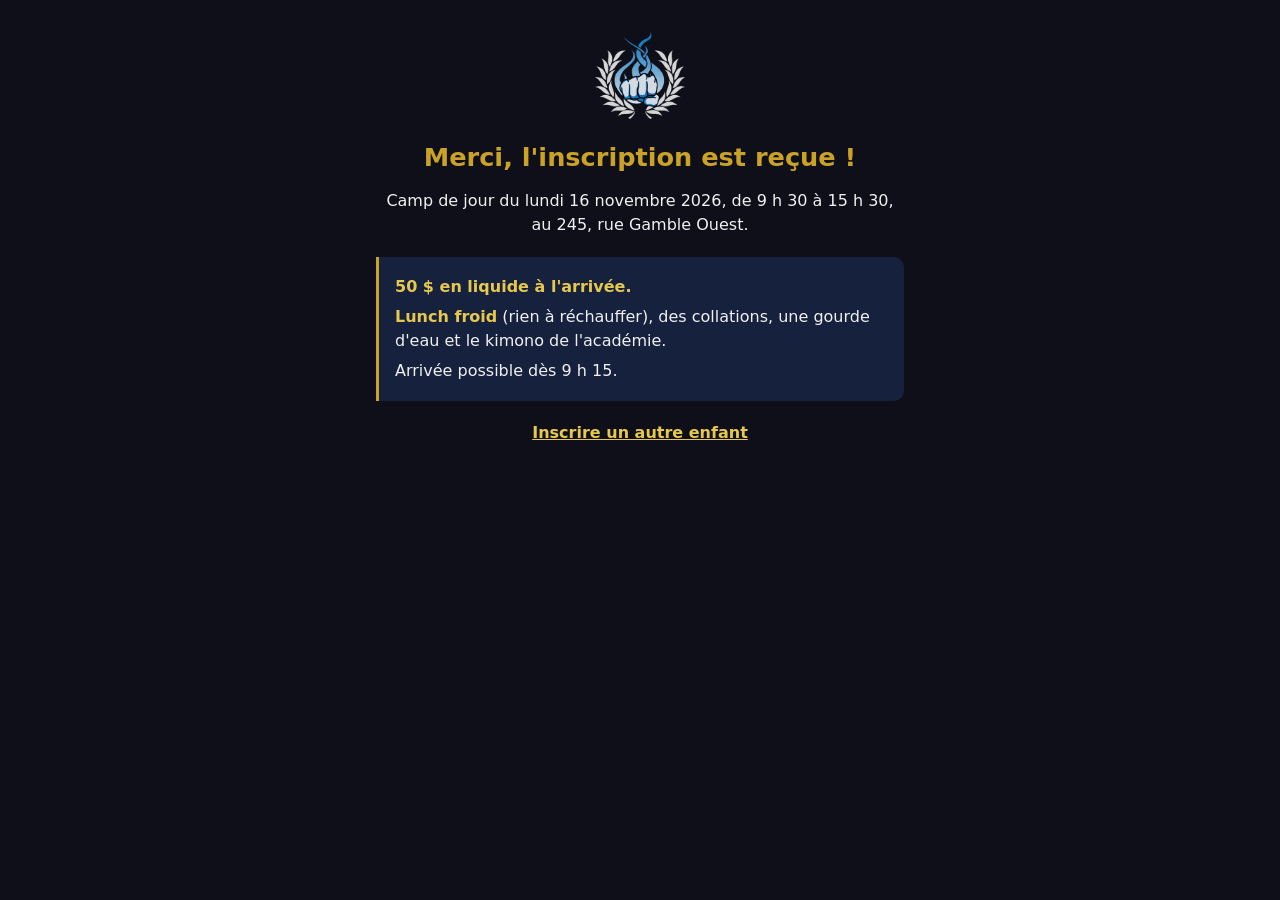
<file: camp/merci.html>
<!DOCTYPE html>
<html lang="fr">
<head>
  <meta charset="UTF-8">
  <meta name="viewport" content="width=device-width, initial-scale=1.0">
  <meta name="robots" content="noindex, nofollow">
  <title>Inscription reçue — Camp de jour du 16 novembre</title>
  <link rel="icon" type="image/png" href="/camp/logo-principal.png">
  <style>
    /* Couleurs du site horaire (Site_Horaire_Academie/style.css, bloc :root) */
    :root { --fond: #0f0f1a; --carte: #16213e; --or: #c9a227; --or-clair: #e6c84e; --texte: #f0f0f0; --texte-2: #a0aec0; }
    * { box-sizing: border-box; }
    body { margin: 0; background: var(--fond); color: var(--texte); font-family: system-ui, -apple-system, 'Segoe UI', Roboto, sans-serif; font-size: 16px; line-height: 1.5; }
    main { max-width: 560px; margin: 0 auto; padding: 32px 16px 40px; text-align: center; }
    img { width: 90px; height: auto; }
    h1 { margin: 16px 0 8px; font-size: 1.6rem; line-height: 1.2; color: var(--or); }
    .infos { text-align: left; background: var(--carte); border-left: 3px solid var(--or); border-radius: 0 10px 10px 0; padding: 12px 16px; margin: 20px 0; }
    .infos p { margin: 6px 0; }
    .infos strong { color: var(--or-clair); }
    a { color: var(--or-clair); font-weight: 700; }
  </style>
</head>
<body>
  <main>
    <img src="/camp/logo-principal.png" alt="Logo de l'Académie" width="90" height="87">
    <h1>Merci, l'inscription est reçue !</h1>
    <p>Camp de jour du lundi 16&nbsp;novembre 2026, de 9&nbsp;h&nbsp;30 à 15&nbsp;h&nbsp;30, au 245, rue Gamble Ouest.</p>
    <div class="infos">
      <p><strong>50&nbsp;$ en liquide à l'arrivée.</strong></p>
      <p><strong>Lunch froid</strong> (rien à réchauffer), des collations, une gourde d'eau et le kimono de l'académie.</p>
      <p>Arrivée possible dès 9&nbsp;h&nbsp;15.</p>
    </div>
    <p><a href="/camp/">Inscrire un autre enfant</a></p>
  </main>
</body>
</html>
</file>
